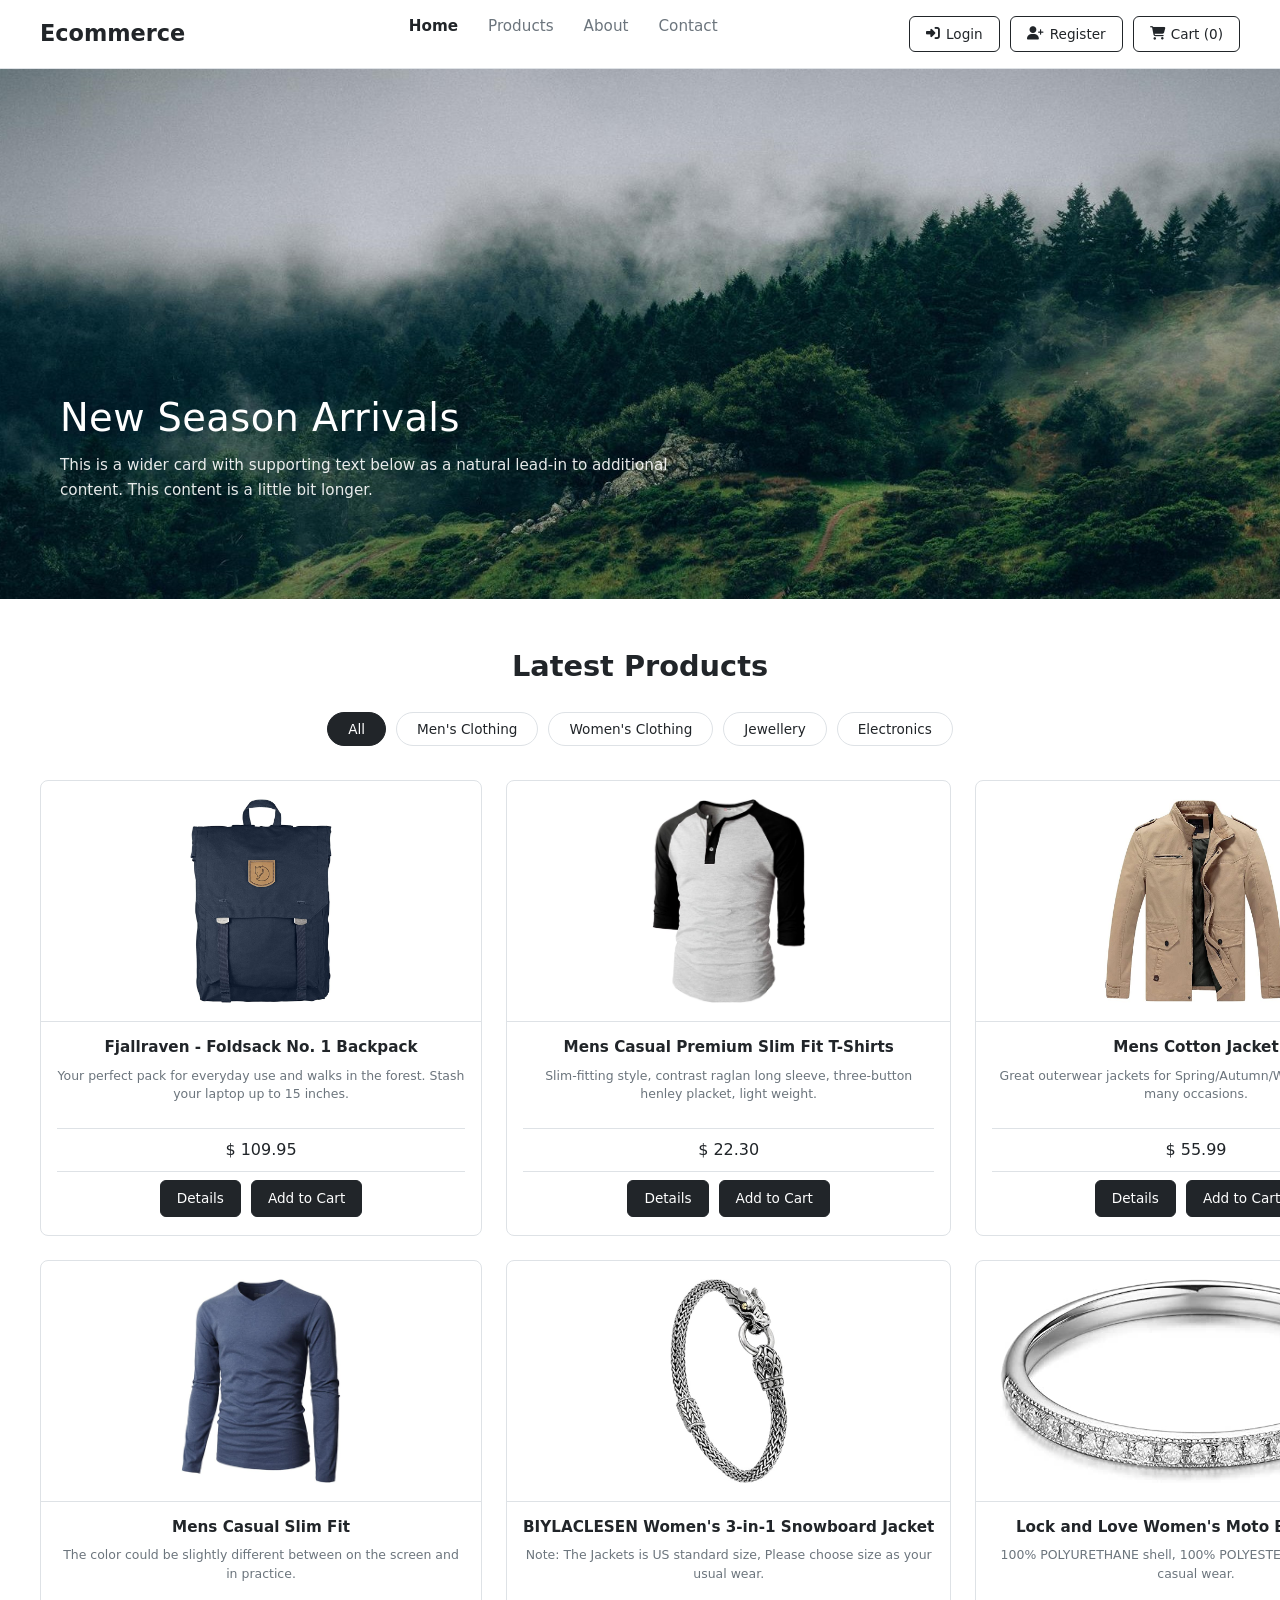
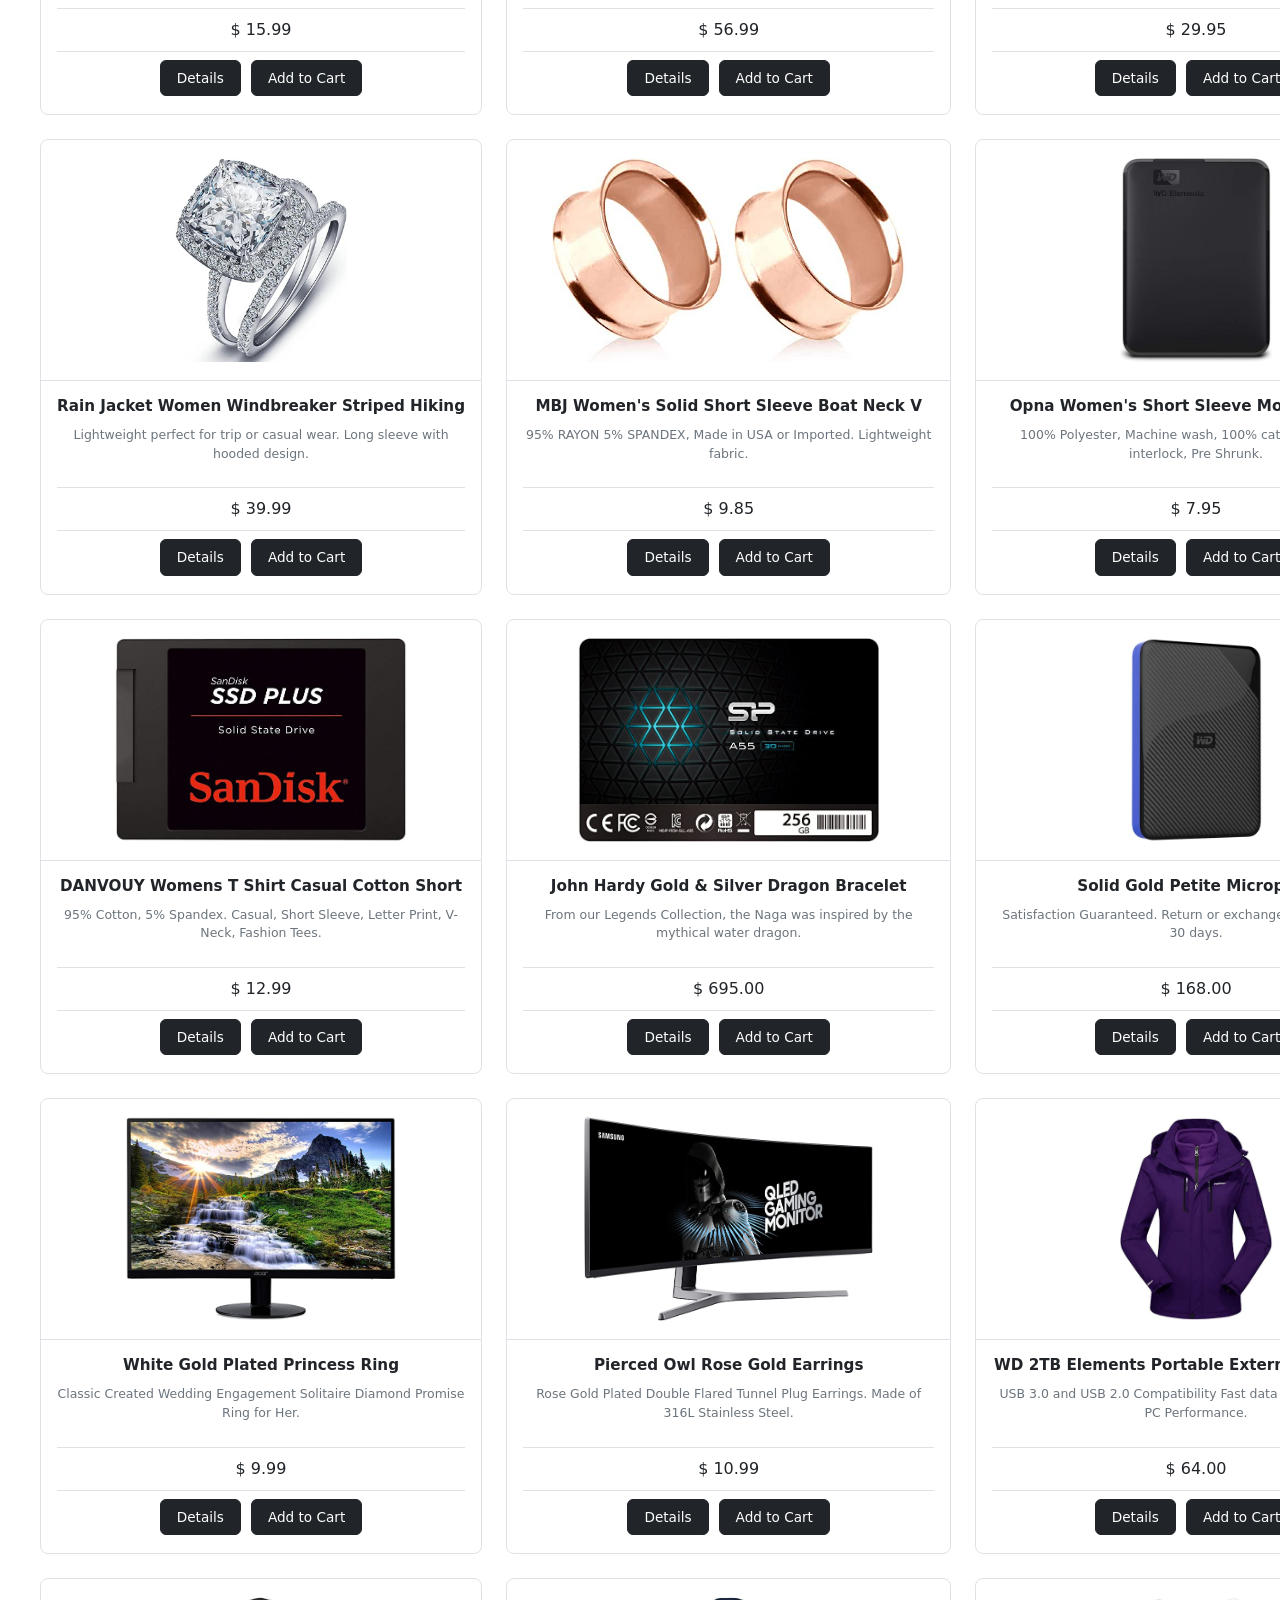
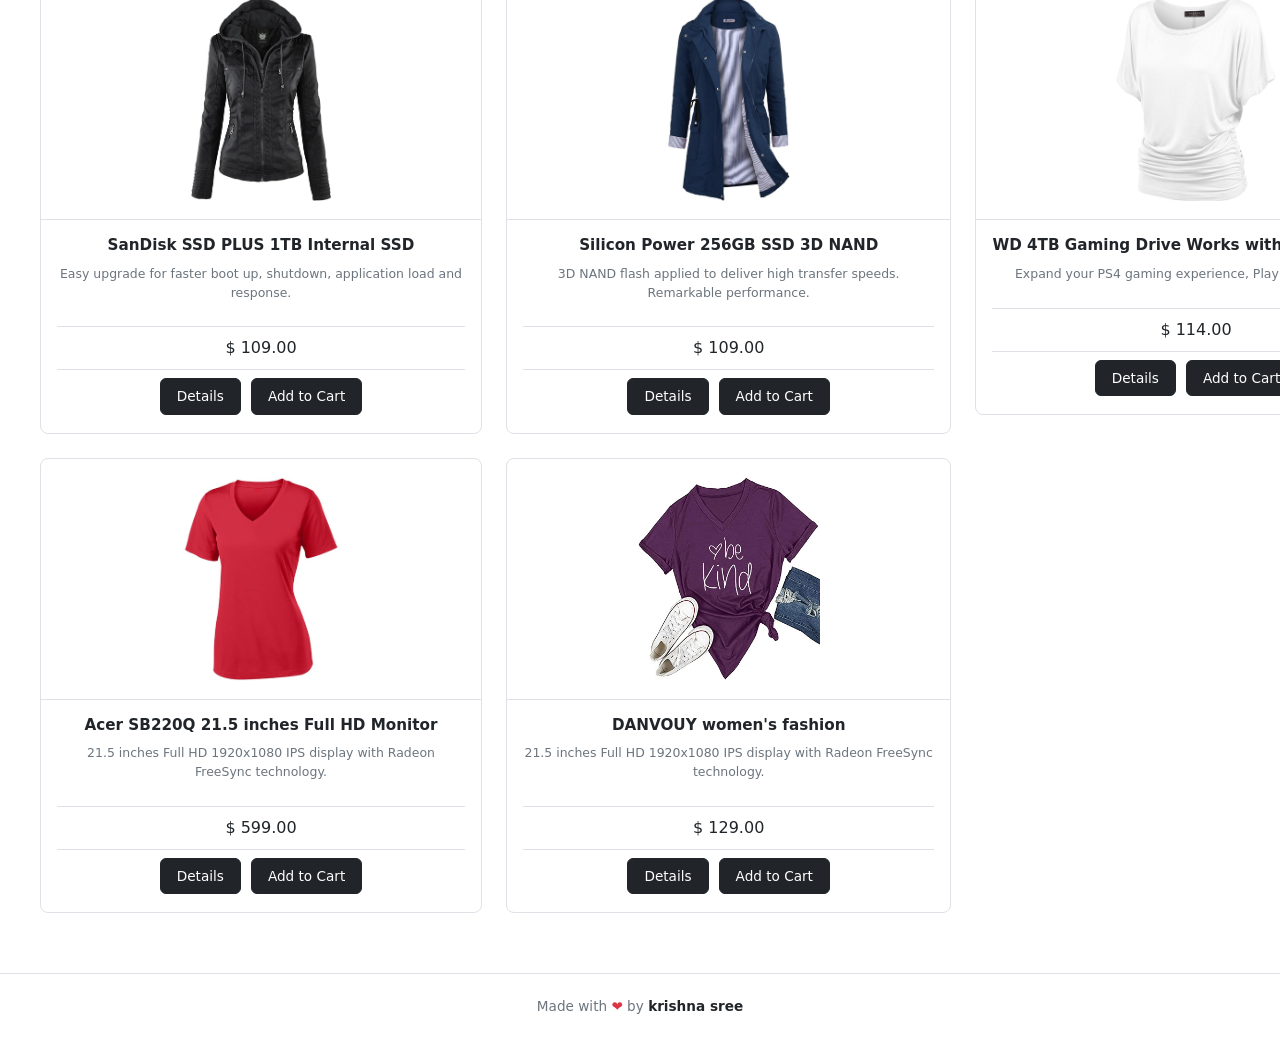
<file: index.html>
<!DOCTYPE html>
<html lang="en">

<head>
  <meta charset="UTF-8" />
  <meta name="viewport" content="width=device-width, initial-scale=1.0" />
  <title>Ecommerce - Home</title>
  <link href="https://cdn.jsdelivr.net/npm/bootstrap@5.3.0/dist/css/bootstrap.min.css" rel="stylesheet" />
  <link href="https://cdnjs.cloudflare.com/ajax/libs/font-awesome/6.5.0/css/all.min.css" rel="stylesheet" />
  <link href="css/style.css" rel="stylesheet" />
  <link href="css/home.css" rel="stylesheet" />
</head>

<body>

  <nav>
    <a class="nav-brand" href="index.html">Ecommerce</a>
    <ul class="nav-links">
      <li><a href="index.html" class="active">Home</a></li>
      <li><a href="products.html">Products</a></li>
      <li><a href="about.html">About</a></li>
      <li><a href="contact.html">Contact</a></li>
    </ul>
    <div class="nav-actions">
      <a href="login.html" class="btn btn-outline"><i class="fa fa-sign-in-alt"></i> Login</a>
      <a href="register.html" class="btn btn-outline"><i class="fa fa-user-plus"></i> Register</a>
      <a href="cart.html" class="btn btn-outline"><i class="fa fa-shopping-cart"></i> Cart (0)</a>
    </div>
  </nav>

  <main>

    <div class="hero">
      <img src="./images/main.png.jpg" alt="New Season Arrivals" />
      <div class="hero-text">
        <h1>New Season Arrivals</h1>
        <p>This is a wider card with supporting text below as a natural lead-in to additional content. This content is a
          little bit longer.</p>
      </div>
    </div>

    <div class="latest-section">
      <h2 class="section-heading">Latest Products</h2>

      <input type="radio" class="filter-radio" id="h-all" name="hcat" checked />
      <input type="radio" class="filter-radio" id="h-mens" name="hcat" />
      <input type="radio" class="filter-radio" id="h-womens" name="hcat" />
      <input type="radio" class="filter-radio" id="h-jewelery" name="hcat" />
      <input type="radio" class="filter-radio" id="h-electronics" name="hcat" />

      <div class="filter-tabs">
        <label for="h-all">All</label>
        <label for="h-mens">Men's Clothing</label>
        <label for="h-womens">Women's Clothing</label>
        <label for="h-jewelery">Jewellery</label>
        <label for="h-electronics">Electronics</label>
      </div>

      <div class="grid">

        <div class="card-wrap" data-cat="mens">
          <div class="product-card">
            <div class="img-wrap"><img src="./images/1.jpg" alt="Backpack" /></div>
            <div class="card-body">
              <div class="card-title">Fjallraven - Foldsack No. 1 Backpack</div>
              <p class="card-desc">Your perfect pack for everyday use and walks in the forest. Stash your laptop up to
                15 inches.</p>
              <div class="card-price">$ 109.95</div>
              <div class="card-actions">
                <a href="product-detail.html" class="btn btn-solid">Details</a>
                <a href="cart.html" class="btn btn-solid">Add to Cart</a>
              </div>
            </div>
          </div>
        </div>

        <div class="card-wrap" data-cat="mens">
          <div class="product-card">
            <div class="img-wrap"><img src="./images/2.jpg" alt="Mens T-Shirts" /></div>
            <div class="card-body">
              <div class="card-title">Mens Casual Premium Slim Fit T-Shirts</div>
              <p class="card-desc">Slim-fitting style, contrast raglan long sleeve, three-button henley placket, light
                weight.</p>
              <div class="card-price">$ 22.30</div>
              <div class="card-actions">
                <a href="product-detail.html" class="btn btn-solid">Details</a>
                <a href="cart.html" class="btn btn-solid">Add to Cart</a>
              </div>
            </div>
          </div>
        </div>

        <div class="card-wrap" data-cat="mens">
          <div class="product-card">
            <div class="img-wrap"><img src="./images/3.jpg" alt="Cotton Jacket" /></div>
            <div class="card-body">
              <div class="card-title">Mens Cotton Jacket</div>
              <p class="card-desc">Great outerwear jackets for Spring/Autumn/Winter, suitable for many occasions.</p>
              <div class="card-price">$ 55.99</div>
              <div class="card-actions">
                <a href="product-detail.html" class="btn btn-solid">Details</a>
                <a href="cart.html" class="btn btn-solid">Add to Cart</a>
              </div>
            </div>
          </div>
        </div>

        <div class="card-wrap" data-cat="mens">
          <div class="product-card">
            <div class="img-wrap"><img src="./images/4.jpg" alt="Mens Casual Slim" /></div>
            <div class="card-body">
              <div class="card-title">Mens Casual Slim Fit</div>
              <p class="card-desc">The color could be slightly different between on the screen and in practice.</p>
              <div class="card-price">$ 15.99</div>
              <div class="card-actions">
                <a href="product-detail.html" class="btn btn-solid">Details</a>
                <a href="cart.html" class="btn btn-solid">Add to Cart</a>
              </div>
            </div>
          </div>
        </div>

        <div class="card-wrap" data-cat="womens">
          <div class="product-card">
            <div class="img-wrap"><img src="./images/5.jpg" alt="Snowboard Jacket" /></div>
            <div class="card-body">
              <div class="card-title">BIYLACLESEN Women's 3-in-1 Snowboard Jacket</div>
              <p class="card-desc">Note: The Jackets is US standard size, Please choose size as your usual wear.</p>
              <div class="card-price">$ 56.99</div>
              <div class="card-actions">
                <a href="product-detail.html" class="btn btn-solid">Details</a>
                <a href="cart.html" class="btn btn-solid">Add to Cart</a>
              </div>
            </div>
          </div>
        </div>

        <div class="card-wrap" data-cat="womens">
          <div class="product-card">
            <div class="img-wrap"><img src="./images/6.jpg" alt="Moto Biker Jacket" /></div>
            <div class="card-body">
              <div class="card-title">Lock and Love Women's Moto Biker Jacket</div>
              <p class="card-desc">100% POLYURETHANE shell, 100% POLYESTER lining. Great for casual wear.</p>
              <div class="card-price">$ 29.95</div>
              <div class="card-actions">
                <a href="product-detail.html" class="btn btn-solid">Details</a>
                <a href="cart.html" class="btn btn-solid">Add to Cart</a>
              </div>
            </div>
          </div>
        </div>

        <div class="card-wrap" data-cat="womens">
          <div class="product-card">
            <div class="img-wrap"><img src="./images/7.jpg" alt="Rain Jacket" /></div>
            <div class="card-body">
              <div class="card-title">Rain Jacket Women Windbreaker Striped Hiking</div>
              <p class="card-desc">Lightweight perfect for trip or casual wear. Long sleeve with hooded design.</p>
              <div class="card-price">$ 39.99</div>
              <div class="card-actions">
                <a href="product-detail.html" class="btn btn-solid">Details</a>
                <a href="cart.html" class="btn btn-solid">Add to Cart</a>
              </div>
            </div>
          </div>
        </div>

        <div class="card-wrap" data-cat="womens">
          <div class="product-card">
            <div class="img-wrap"><img src="./images/8.jpg" alt="MBJ Women Shirt" /></div>
            <div class="card-body">
              <div class="card-title">MBJ Women's Solid Short Sleeve Boat Neck V</div>
              <p class="card-desc">95% RAYON 5% SPANDEX, Made in USA or Imported. Lightweight fabric.</p>
              <div class="card-price">$ 9.85</div>
              <div class="card-actions">
                <a href="product-detail.html" class="btn btn-solid">Details</a>
                <a href="cart.html" class="btn btn-solid">Add to Cart</a>
              </div>
            </div>
          </div>
        </div>

        <div class="card-wrap" data-cat="womens">
          <div class="product-card">
            <div class="img-wrap"><img src="./images/9.jpg" alt="Opna Women Shirt" /></div>
            <div class="card-body">
              <div class="card-title">Opna Women's Short Sleeve Moisture Tunic</div>
              <p class="card-desc">100% Polyester, Machine wash, 100% cationic polyester interlock, Pre Shrunk.</p>
              <div class="card-price">$ 7.95</div>
              <div class="card-actions">
                <a href="product-detail.html" class="btn btn-solid">Details</a>
                <a href="cart.html" class="btn btn-solid">Add to Cart</a>
              </div>
            </div>
          </div>
        </div>

        <div class="card-wrap" data-cat="womens">
          <div class="product-card">
            <div class="img-wrap"><img src="./images/10.jpg" alt="DANVOUY T Shirt" /></div>
            <div class="card-body">
              <div class="card-title">DANVOUY Womens T Shirt Casual Cotton Short</div>
              <p class="card-desc">95% Cotton, 5% Spandex. Casual, Short Sleeve, Letter Print, V-Neck, Fashion Tees.</p>
              <div class="card-price">$ 12.99</div>
              <div class="card-actions">
                <a href="product-detail.html" class="btn btn-solid">Details</a>
                <a href="cart.html" class="btn btn-solid">Add to Cart</a>
              </div>
            </div>
          </div>
        </div>

        <div class="card-wrap" data-cat="jewelery">
          <div class="product-card">
            <div class="img-wrap"><img src="./images/11.jpg" alt="Dragon Bracelet" /></div>
            <div class="card-body">
              <div class="card-title">John Hardy Gold &amp; Silver Dragon Bracelet</div>
              <p class="card-desc">From our Legends Collection, the Naga was inspired by the mythical water dragon.</p>
              <div class="card-price">$ 695.00</div>
              <div class="card-actions">
                <a href="product-detail.html" class="btn btn-solid">Details</a>
                <a href="cart.html" class="btn btn-solid">Add to Cart</a>
              </div>
            </div>
          </div>
        </div>

        <div class="card-wrap" data-cat="jewelery">
          <div class="product-card">
            <div class="img-wrap"><img src="./images/12.jpg" alt="Solid Gold Micropave" /></div>
            <div class="card-body">
              <div class="card-title">Solid Gold Petite Micropave</div>
              <p class="card-desc">Satisfaction Guaranteed. Return or exchange any order within 30 days.</p>
              <div class="card-price">$ 168.00</div>
              <div class="card-actions">
                <a href="product-detail.html" class="btn btn-solid">Details</a>
                <a href="cart.html" class="btn btn-solid">Add to Cart</a>
              </div>
            </div>
          </div>
        </div>

        <div class="card-wrap" data-cat="jewelery">
          <div class="product-card">
            <div class="img-wrap"><img src="./images/13.jpg" alt="White Gold Princess" /></div>
            <div class="card-body">
              <div class="card-title">White Gold Plated Princess Ring</div>
              <p class="card-desc">Classic Created Wedding Engagement Solitaire Diamond Promise Ring for Her.</p>
              <div class="card-price">$ 9.99</div>
              <div class="card-actions">
                <a href="product-detail.html" class="btn btn-solid">Details</a>
                <a href="cart.html" class="btn btn-solid">Add to Cart</a>
              </div>
            </div>
          </div>
        </div>

        <div class="card-wrap" data-cat="jewelery">
          <div class="product-card">
            <div class="img-wrap"><img src="./images/14.jpg" alt="Rose Gold Earrings" /></div>
            <div class="card-body">
              <div class="card-title">Pierced Owl Rose Gold Earrings</div>
              <p class="card-desc">Rose Gold Plated Double Flared Tunnel Plug Earrings. Made of 316L Stainless Steel.
              </p>
              <div class="card-price">$ 10.99</div>
              <div class="card-actions">
                <a href="product-detail.html" class="btn btn-solid">Details</a>
                <a href="cart.html" class="btn btn-solid">Add to Cart</a>
              </div>
            </div>
          </div>
        </div>

        <div class="card-wrap" data-cat="electronics">
          <div class="product-card">
            <div class="img-wrap"><img src="./images/15.jpg" alt="WD 2TB" />
            </div>
            <div class="card-body">
              <div class="card-title">WD 2TB Elements Portable External Hard Drive</div>
              <p class="card-desc">USB 3.0 and USB 2.0 Compatibility Fast data transfers Improve PC Performance.</p>
              <div class="card-price">$ 64.00</div>
              <div class="card-actions">
                <a href="product-detail.html" class="btn btn-solid">Details</a>
                <a href="cart.html" class="btn btn-solid">Add to Cart</a>
              </div>
            </div>
          </div>
        </div>

        <div class="card-wrap" data-cat="electronics">
          <div class="product-card">
            <div class="img-wrap"><img src="./images/16.jpg" alt="SanDisk SSD" /></div>
            <div class="card-body">
              <div class="card-title">SanDisk SSD PLUS 1TB Internal SSD</div>
              <p class="card-desc">Easy upgrade for faster boot up, shutdown, application load and response.</p>
              <div class="card-price">$ 109.00</div>
              <div class="card-actions">
                <a href="product-detail.html" class="btn btn-solid">Details</a>
                <a href="cart.html" class="btn btn-solid">Add to Cart</a>
              </div>
            </div>
          </div>
        </div>

        <div class="card-wrap" data-cat="electronics">
          <div class="product-card">
            <div class="img-wrap"><img src="./images/17.jpg" alt="Silicon Power SSD" /></div>
            <div class="card-body">
              <div class="card-title">Silicon Power 256GB SSD 3D NAND</div>
              <p class="card-desc">3D NAND flash applied to deliver high transfer speeds. Remarkable performance.</p>
              <div class="card-price">$ 109.00</div>
              <div class="card-actions">
                <a href="product-detail.html" class="btn btn-solid">Details</a>
                <a href="cart.html" class="btn btn-solid">Add to Cart</a>
              </div>
            </div>
          </div>
        </div>

        <div class="card-wrap" data-cat="electronics">
          <div class="product-card">
            <div class="img-wrap"><img src="./images/18.jpg" alt="WD 4TB Gaming" /></div>
            <div class="card-body">
              <div class="card-title">WD 4TB Gaming Drive Works with Playstation 4</div>
              <p class="card-desc">Expand your PS4 gaming experience, Play anywhere Fast.</p>
              <div class="card-price">$ 114.00</div>
              <div class="card-actions">
                <a href="product-detail.html" class="btn btn-solid">Details</a>
                <a href="cart.html" class="btn btn-solid">Add to Cart</a>
              </div>
            </div>
          </div>
        </div>

        <div class="card-wrap" data-cat="electronics">
          <div class="product-card">
            <div class="img-wrap"><img src="./images/19.jpg" alt="Acer Monitor" /></div>
            <div class="card-body">
              <div class="card-title">Acer SB220Q 21.5 inches Full HD Monitor</div>
              <p class="card-desc">21.5 inches Full HD 1920x1080 IPS display with Radeon FreeSync technology.</p>
              <div class="card-price">$ 599.00</div>
              <div class="card-actions">
                <a href="product-detail.html" class="btn btn-solid">Details</a>
                <a href="cart.html" class="btn btn-solid">Add to Cart</a>
              </div>
            </div>
          </div>
        </div>
        <div class="card-wrap" data-cat="electronics">
          <div class="product-card">
            <div class="img-wrap"><img src="./images/20.jpg" alt="Acer Monitor" /></div>
            <div class="card-body">
              <div class="card-title">DANVOUY women's fashion</div>
              <p class="card-desc">21.5 inches Full HD 1920x1080 IPS display with Radeon FreeSync technology.</p>
              <div class="card-price">$ 129.00</div>
              <div class="card-actions">
                <a href="product-detail.html" class="btn btn-solid">Details</a>
                <a href="cart.html" class="btn btn-solid">Add to Cart</a>
              </div>
            </div>
          </div>
        </div>

      </div>
    </div>

  </main>

  <footer>
    Made with <span style="color:#dc3545;">&#10084;</span> by <a href="#">krishna sree</a>
  </footer>

</body>

</html>
</file>
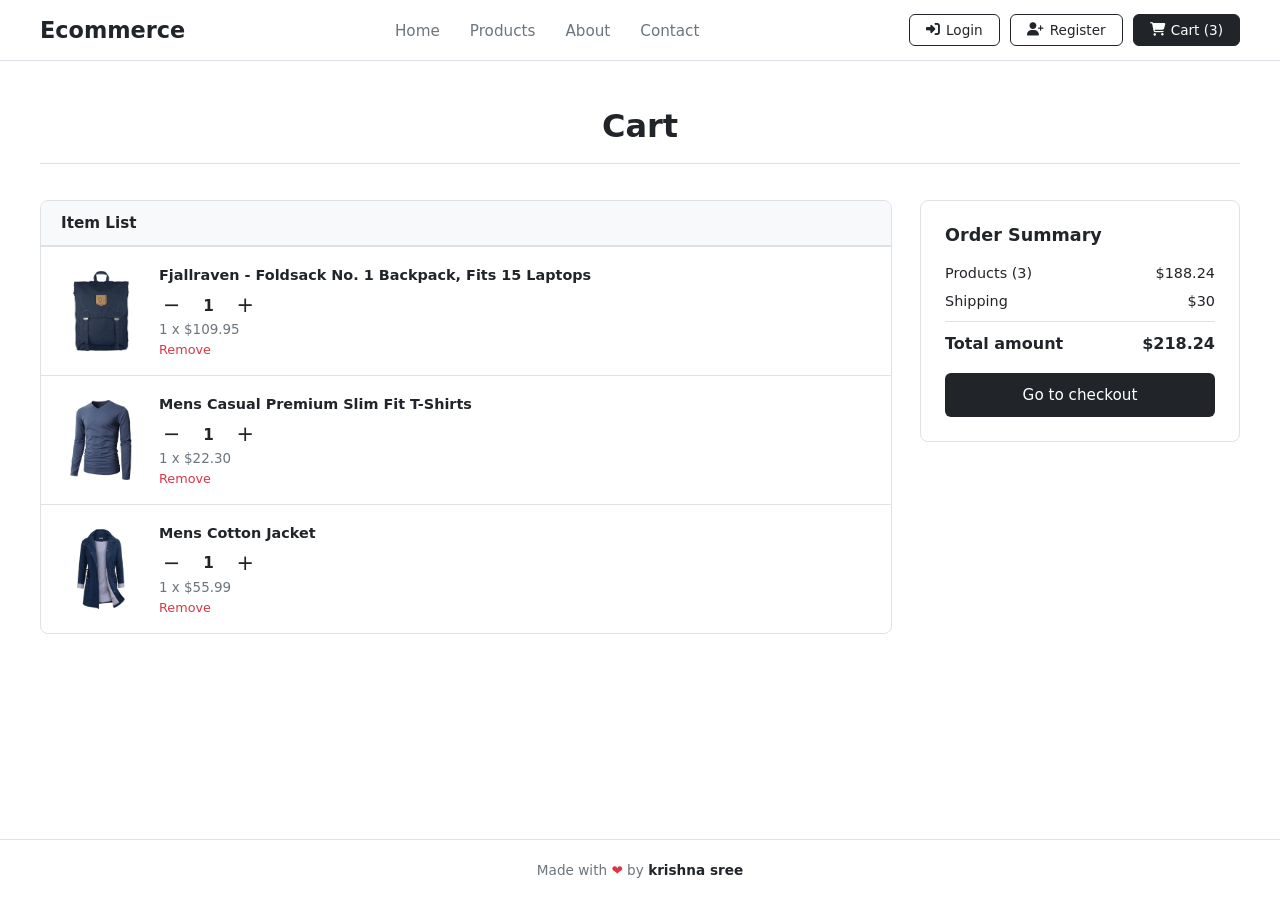
<file: cart.html>
<!DOCTYPE html>
<html lang="en">

<head>
  <meta charset="UTF-8" />
  <meta name="viewport" content="width=device-width, initial-scale=1.0" />
  <title>Ecommerce - Cart</title>
  <link href="https://cdnjs.cloudflare.com/ajax/libs/font-awesome/6.5.0/css/all.min.css" rel="stylesheet" />
  <link href="css/style.css" rel="stylesheet" />
  <link href="css/cart.css" rel="stylesheet" />
</head>

<body>

  <nav>
    <a class="nav-brand" href="index.html">Ecommerce</a>
    <ul class="nav-links">
      <li><a href="index.html">Home</a></li>
      <li><a href="products.html">Products</a></li>
      <li><a href="about.html">About</a></li>
      <li><a href="contact.html">Contact</a></li>
    </ul>
    <div class="nav-actions">
      <a href="login.html" class="btn btn-outline"><i class="fa fa-sign-in-alt"></i> Login</a>
      <a href="register.html" class="btn btn-outline"><i class="fa fa-user-plus"></i> Register</a>
      <a href="cart.html" class="btn btn-solid"><i class="fa fa-shopping-cart"></i> Cart (3)</a>
    </div>
  </nav>

  <main>
    <div class="cart-section">

      <h1>Cart</h1>
      <hr />

      <div class="cart-layout">

        <div class="cart-box">
          <div class="cart-box-header">Item List</div>

          <div id="cartItemsList">

            <div class="cart-item" id="item-1">
              <img src="images/1.jpg" alt="Backpack" />
              <div class="cart-item-info">
                <h5>Fjallraven - Foldsack No. 1 Backpack, Fits 15 Laptops</h5>
                <div class="qty-row">
                  <button class="qty-btn" onclick="changeQty('item-1', -1)">&#8722;</button>
                  <span class="qty-num" id="qty-1">1</span>
                  <button class="qty-btn" onclick="changeQty('item-1', 1)">&#43;</button>
                </div>
                <div class="item-sub" id="sub-1">1 x $109.95</div>
                <button class="remove-btn" onclick="removeItem('item-1')">Remove</button>
              </div>
            </div>

            <div class="cart-item" id="item-2">
              <img src="images/4.jpg" alt="T-Shirts" />
              <div class="cart-item-info">
                <h5>Mens Casual Premium Slim Fit T-Shirts</h5>
                <div class="qty-row">
                  <button class="qty-btn" onclick="changeQty('item-2', -1)">&#8722;</button>
                  <span class="qty-num" id="qty-2">1</span>
                  <button class="qty-btn" onclick="changeQty('item-2', 1)">&#43;</button>
                </div>
                <div class="item-sub" id="sub-2">1 x $22.30</div>
                <button class="remove-btn" onclick="removeItem('item-2')">Remove</button>
              </div>
            </div>

            <div class="cart-item" id="item-3">
              <img src="images/17.jpg" alt="Cotton Jacket" />
              <div class="cart-item-info">
                <h5>Mens Cotton Jacket</h5>
                <div class="qty-row">
                  <button class="qty-btn" onclick="changeQty('item-3', -1)">&#8722;</button>
                  <span class="qty-num" id="qty-3">1</span>
                  <button class="qty-btn" onclick="changeQty('item-3', 1)">&#43;</button>
                </div>
                <div class="item-sub" id="sub-3">1 x $55.99</div>
                <button class="remove-btn" onclick="removeItem('item-3')">Remove</button>
              </div>
            </div>

          </div>
        </div>

        <div class="summary-box">
          <h3>Order Summary</h3>

          <div class="summary-row">
            <span>Products (<span id="summaryCount">3</span>)</span>
            <span id="summaryProducts">$188.24</span>
          </div>

          <div class="summary-row">
            <span>Shipping</span>
            <span id="summaryShipping">$30</span>
          </div>

          <div class="summary-row total">
            <span>Total amount</span>
            <span id="summaryTotal">$218.24</span>
          </div>

          <button class="checkout-btn" onclick="doCheckout()">Go to checkout</button>
        </div>

      </div>
    </div>
  </main>

  <footer>
    Made with <span style="color:#dc3545;">&#10084;</span> by <a href="#">krishna sree</a>
  </footer>

  <script src="js/cart.js"></script>
</body>

</html>
</file>
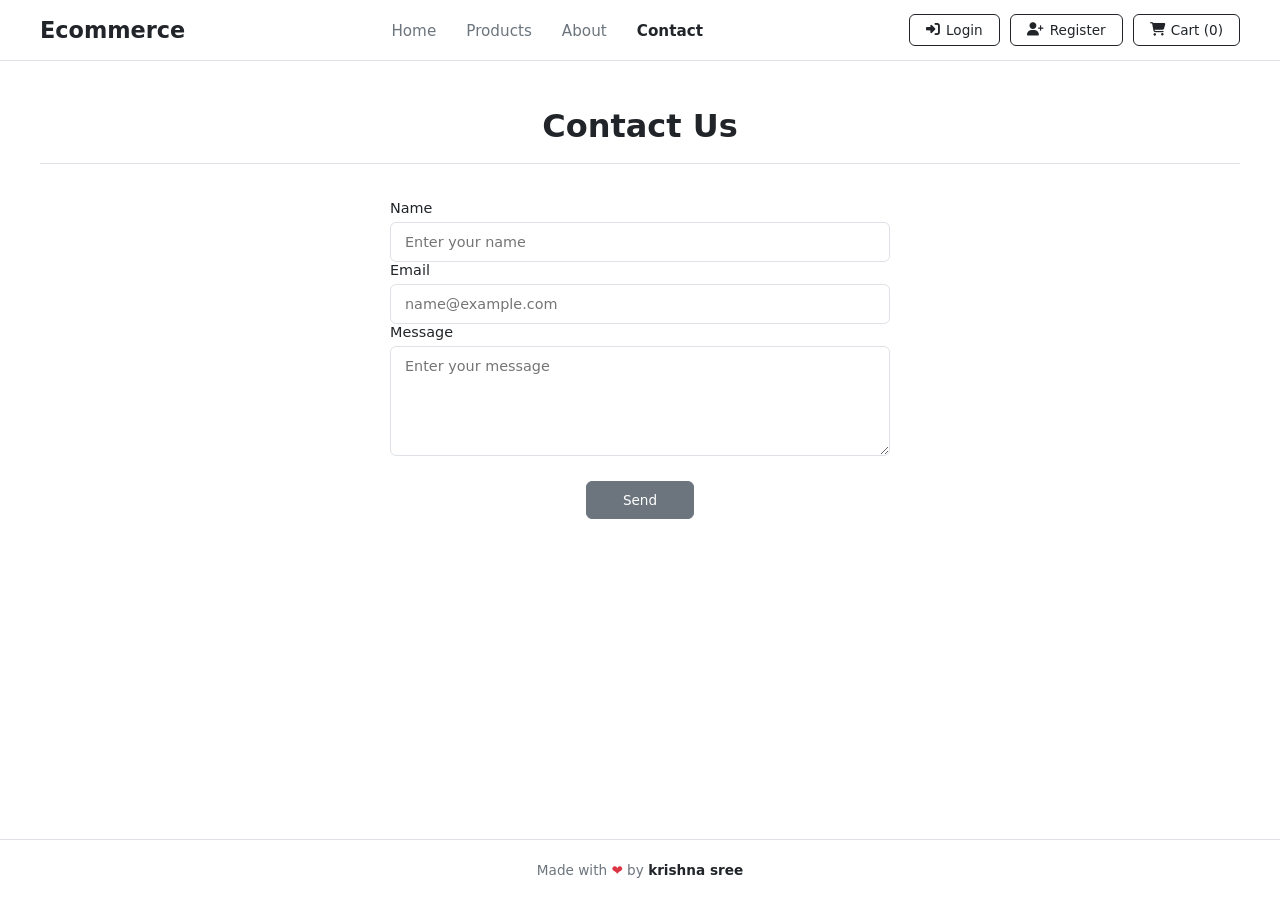
<file: contact.html>
<!DOCTYPE html>
<html lang="en">

<head>
  <meta charset="UTF-8" />
  <meta name="viewport" content="width=device-width, initial-scale=1.0" />
  <title>Ecommerce - Contact</title>
  <link href="https://cdnjs.cloudflare.com/ajax/libs/font-awesome/6.5.0/css/all.min.css" rel="stylesheet" />
  <link href="css/style.css" rel="stylesheet" />
  <link href="css/contact.css" rel="stylesheet" />
</head>

<body>

  <nav>
    <a class="nav-brand" href="index.html">Ecommerce</a>
    <ul class="nav-links">
      <li><a href="index.html">Home</a></li>
      <li><a href="products.html">Products</a></li>
      <li><a href="about.html">About</a></li>
      <li><a href="contact.html" class="active">Contact</a></li>
    </ul>
    <div class="nav-actions">
      <a href="login.html" class="btn btn-outline"><i class="fa fa-sign-in-alt"></i> Login</a>
      <a href="register.html" class="btn btn-outline"><i class="fa fa-user-plus"></i> Register</a>
      <a href="cart.html" class="btn btn-outline"><i class="fa fa-shopping-cart"></i> Cart (0)</a>
    </div>
  </nav>

  <main>
    <div class="contact-section">

      <h1>Contact Us</h1>
      <hr />

      <div class="form-wrap">
        <form action="#" method="post">

          <div class="form-group">
            <label for="name">Name</label>
            <input type="text" id="name" name="name" placeholder="Enter your name" required />
          </div>

          <div class="form-group">
            <label for="email">Email</label>
            <input type="email" id="email" name="email" placeholder="name@example.com" required />
          </div>

          <div class="form-group">
            <label for="message">Message</label>
            <textarea id="message" name="message" placeholder="Enter your message" required></textarea>
          </div>

          <div class="form-submit">
            <button type="submit" class="btn btn-grey" style="padding: 10px 36px;">Send</button>
          </div>

        </form>
      </div>

    </div>
  </main>

  <footer>
    Made with <span style="color:#dc3545;">&#10084;</span> by <a href="#">krishna sree</a>
  </footer>

</body>

</html>
</file>
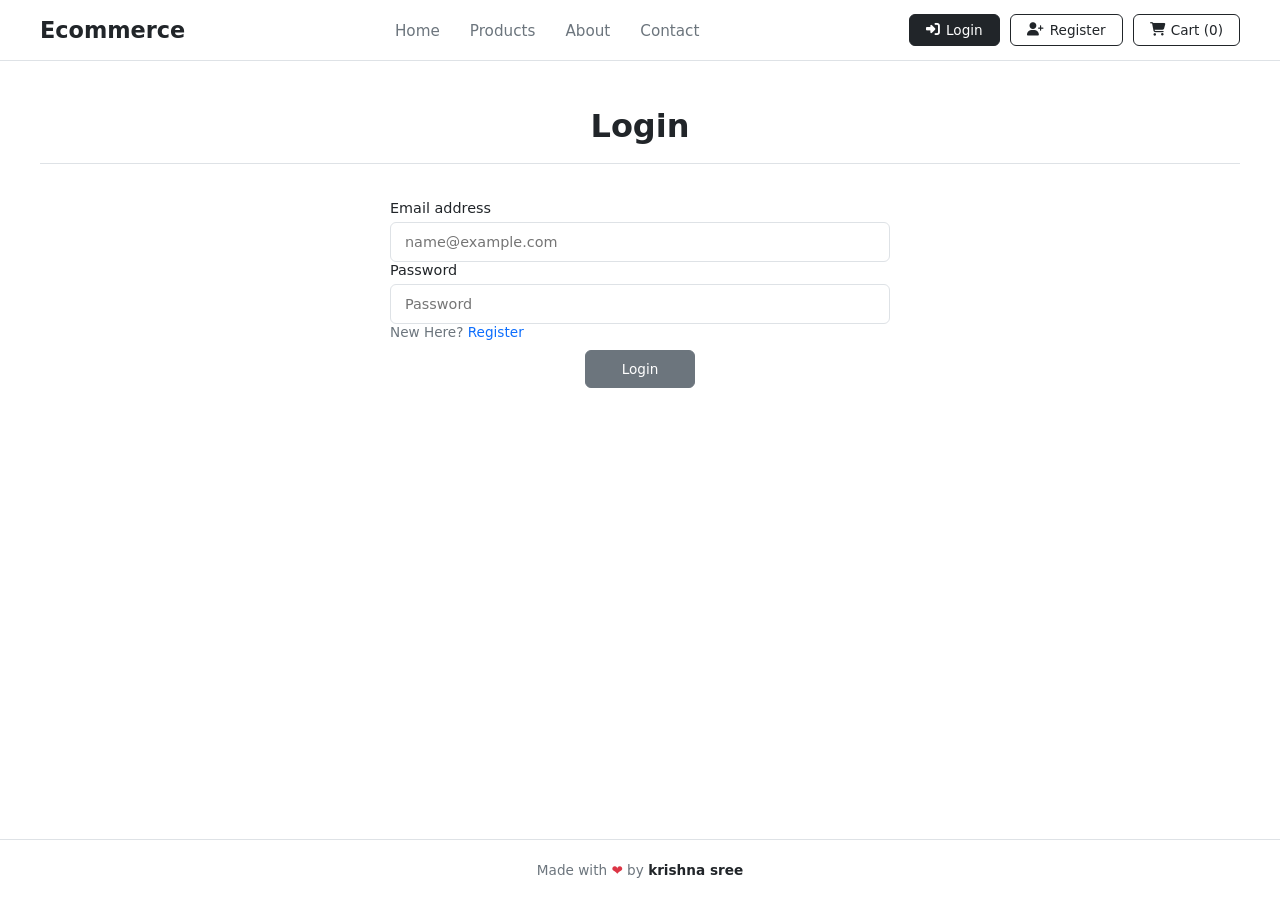
<file: login.html>
<!DOCTYPE html>
<html lang="en">

<head>
  <meta charset="UTF-8" />
  <meta name="viewport" content="width=device-width, initial-scale=1.0" />
  <title>Ecommerce - Login</title>
  <link href="https://cdnjs.cloudflare.com/ajax/libs/font-awesome/6.5.0/css/all.min.css" rel="stylesheet" />
  <link href="css/style.css" rel="stylesheet" />
  <link href="css/auth.css" rel="stylesheet" />
</head>

<body>

  <nav>
    <a class="nav-brand" href="index.html">Ecommerce</a>
    <ul class="nav-links">
      <li><a href="index.html">Home</a></li>
      <li><a href="products.html">Products</a></li>
      <li><a href="about.html">About</a></li>
      <li><a href="contact.html">Contact</a></li>
    </ul>
    <div class="nav-actions">
      <a href="login.html" class="btn btn-solid"><i class="fa fa-sign-in-alt"></i> Login</a>
      <a href="register.html" class="btn btn-outline"><i class="fa fa-user-plus"></i> Register</a>
      <a href="cart.html" class="btn btn-outline"><i class="fa fa-shopping-cart"></i> Cart (0)</a>
    </div>
  </nav>

  <main>
    <div class="auth-section">

      <h1>Login</h1>
      <hr />

      <div class="form-wrap">
        <form action="index.html" method="get">

          <div class="form-group">
            <label for="email">Email address</label>
            <input type="email" id="email" name="email" placeholder="name@example.com" required />
          </div>

          <div class="form-group">
            <label for="password">Password</label>
            <input type="password" id="password" name="password" placeholder="Password" required />
          </div>

          <div class="auth-link">
            New Here? <a href="register.html">Register</a>
          </div>

          <div class="form-submit">
            <button type="submit" class="btn btn-grey" style="padding: 10px 36px;">Login</button>
          </div>

        </form>
      </div>

    </div>
  </main>

  <footer>
    Made with <span style="color:#dc3545;">&#10084;</span> by <a href="#">krishna sree</a>
  </footer>

</body>

</html>
</file>
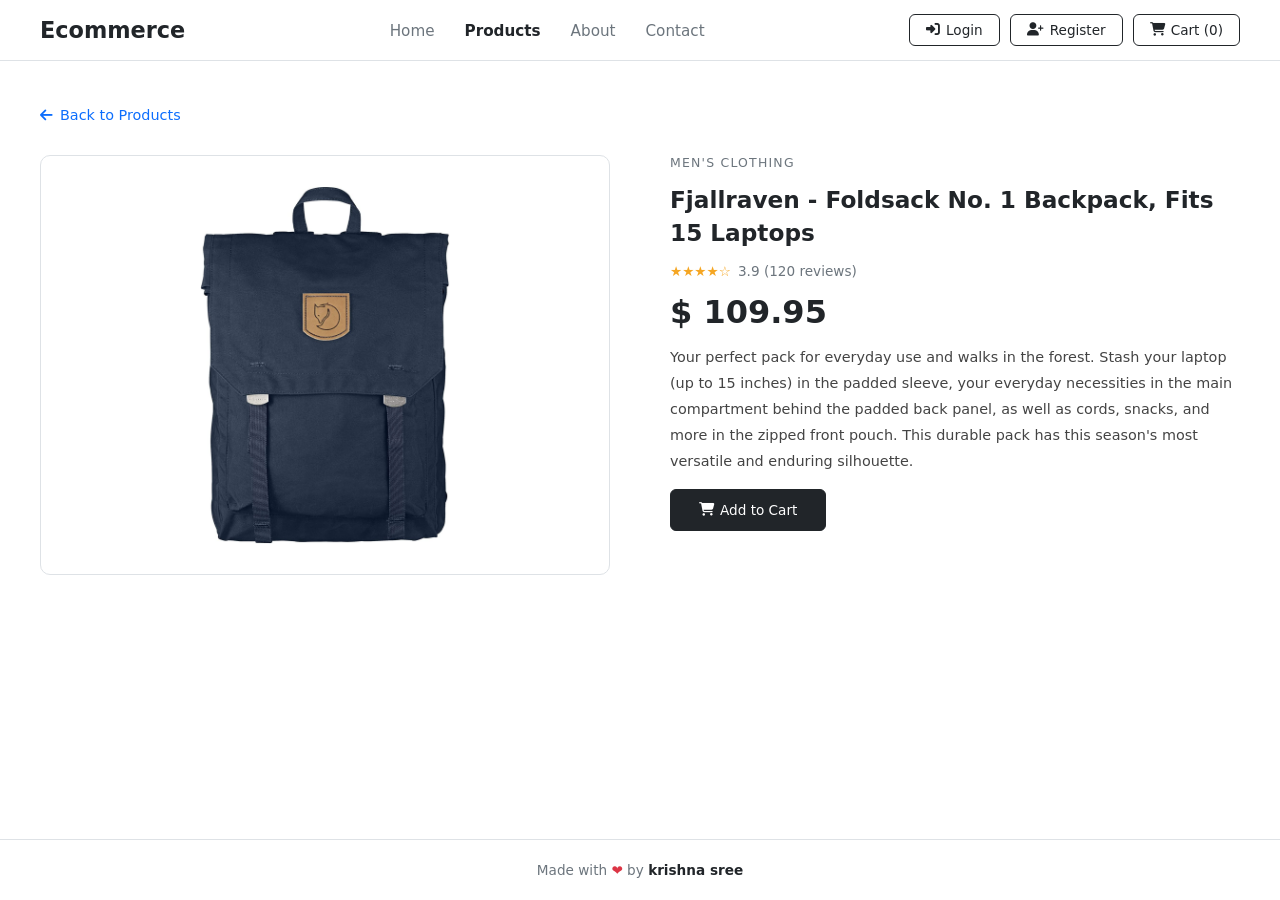
<file: product-detail.html>
<!DOCTYPE html>
<html lang="en">

<head>
  <meta charset="UTF-8" />
  <meta name="viewport" content="width=device-width, initial-scale=1.0" />
  <title>Ecommerce - Product Detail</title>
  <link href="https://cdnjs.cloudflare.com/ajax/libs/font-awesome/6.5.0/css/all.min.css" rel="stylesheet" />
  <link href="css/style.css" rel="stylesheet" />
  <link href="css/product-detail.css" rel="stylesheet" />
</head>

<body>

  <nav>
    <a class="nav-brand" href="index.html">Ecommerce</a>
    <ul class="nav-links">
      <li><a href="index.html">Home</a></li>
      <li><a href="products.html" class="active">Products</a></li>
      <li><a href="about.html">About</a></li>
      <li><a href="contact.html">Contact</a></li>
    </ul>
    <div class="nav-actions">
      <a href="login.html" class="btn btn-outline"><i class="fa fa-sign-in-alt"></i> Login</a>
      <a href="register.html" class="btn btn-outline"><i class="fa fa-user-plus"></i> Register</a>
      <a href="cart.html" class="btn btn-outline"><i class="fa fa-shopping-cart"></i> Cart (0)</a>
    </div>
  </nav>

  <main>
    <div class="detail-section">

      <a href="products.html" class="detail-back">
        <i class="fa fa-arrow-left"></i> Back to Products
      </a>
      <div class="detail-layout">
        <div class="detail-img-wrap">
          <img src="./images/1.jpg" alt="Fjallraven Backpack" />
        </div>

        <div class="detail-info">
          <div class="detail-cat">men's clothing</div>
          <h2 class="detail-title">Fjallraven - Foldsack No. 1 Backpack, Fits 15 Laptops</h2>
          <div class="detail-rating">
            <span class="stars">&#9733;&#9733;&#9733;&#9733;&#9734;</span>
            <span>3.9 (120 reviews)</span>
          </div>
          <div class="detail-price">$ 109.95</div>
          <p class="detail-desc">
            Your perfect pack for everyday use and walks in the forest. Stash your laptop (up to 15 inches) in the
            padded sleeve, your everyday necessities in the main compartment behind the padded back panel, as well as
            cords, snacks, and more in the zipped front pouch. This durable pack has this season's most versatile and
            enduring silhouette.
          </p>
          <a href="cart.html" class="btn btn-solid" style="align-self:flex-start; padding: 12px 28px;">
            <i class="fa fa-shopping-cart"></i> Add to Cart
          </a>
        </div>

      </div>
    </div>
  </main>

  <footer>
    Made with <span style="color:#dc3545;">&#10084;</span> by <a href="#">krishna sree</a>
  </footer>

</body>

</html>
</file>
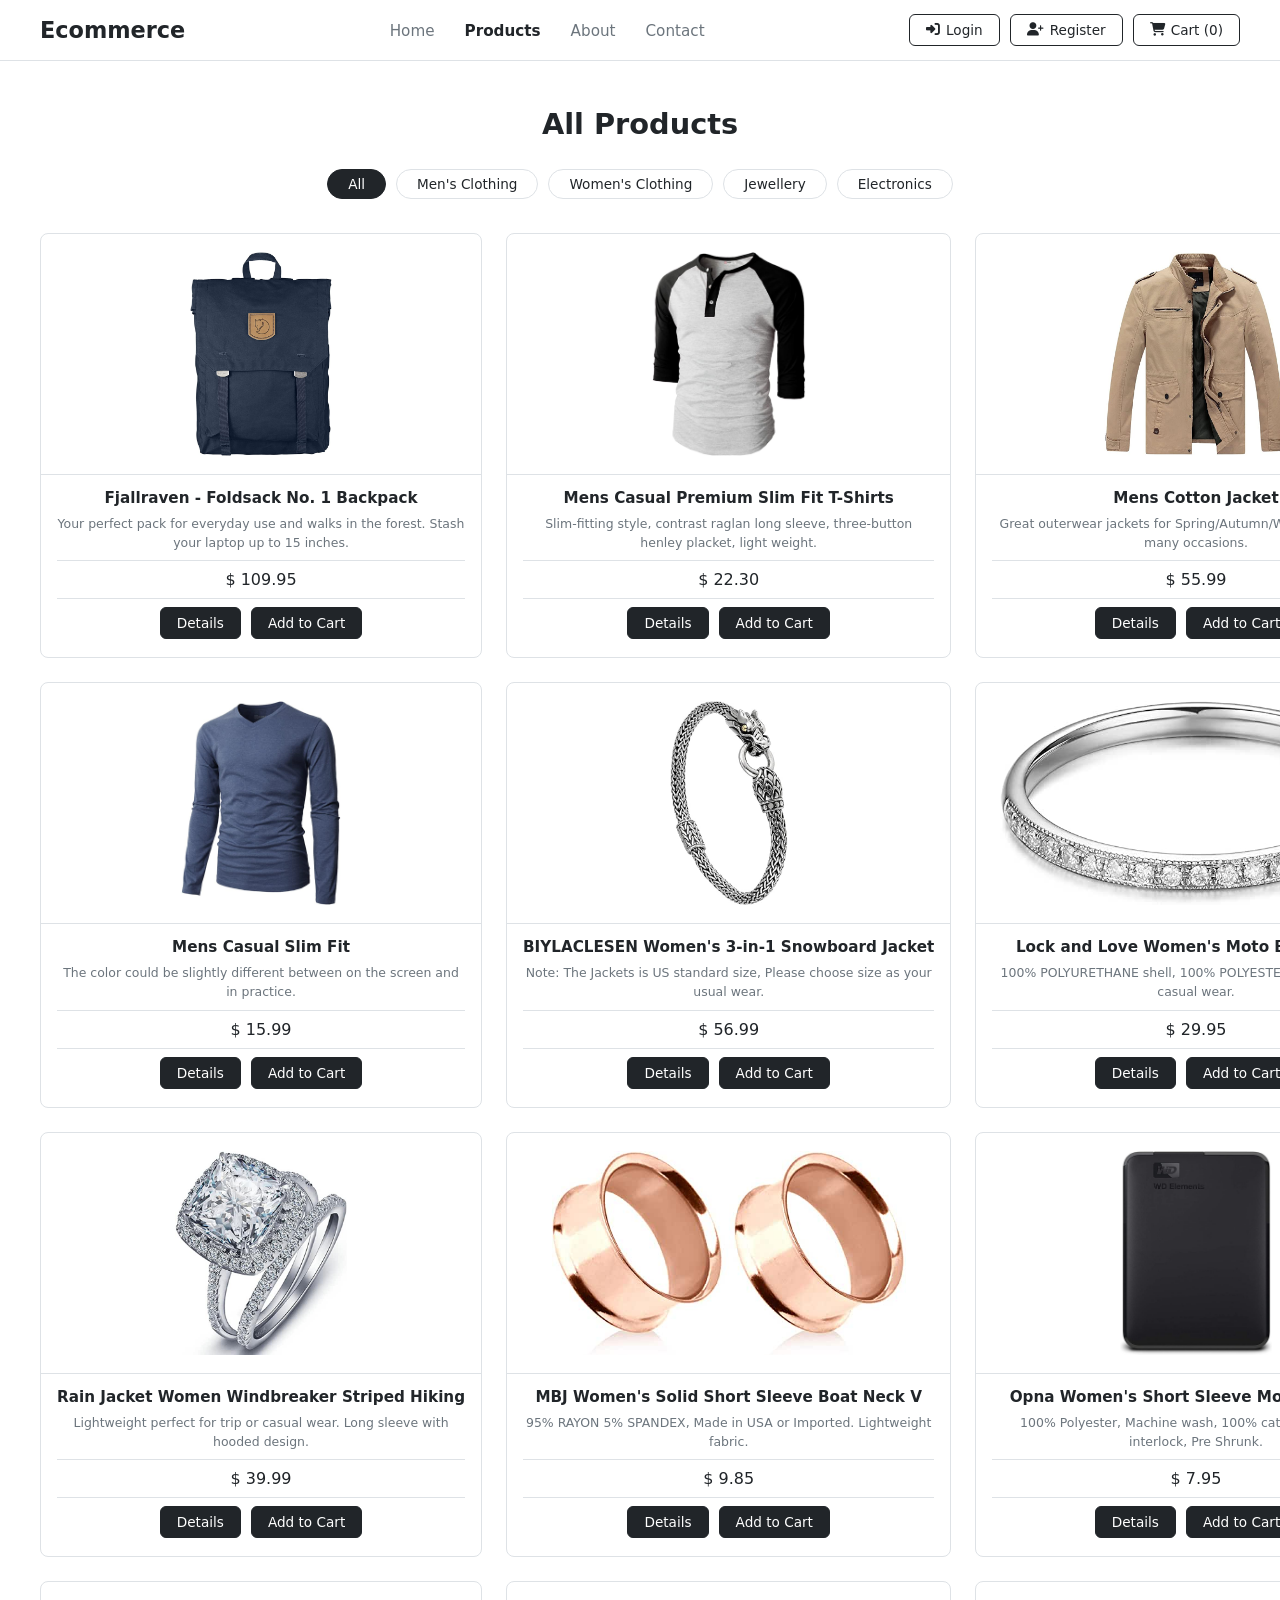
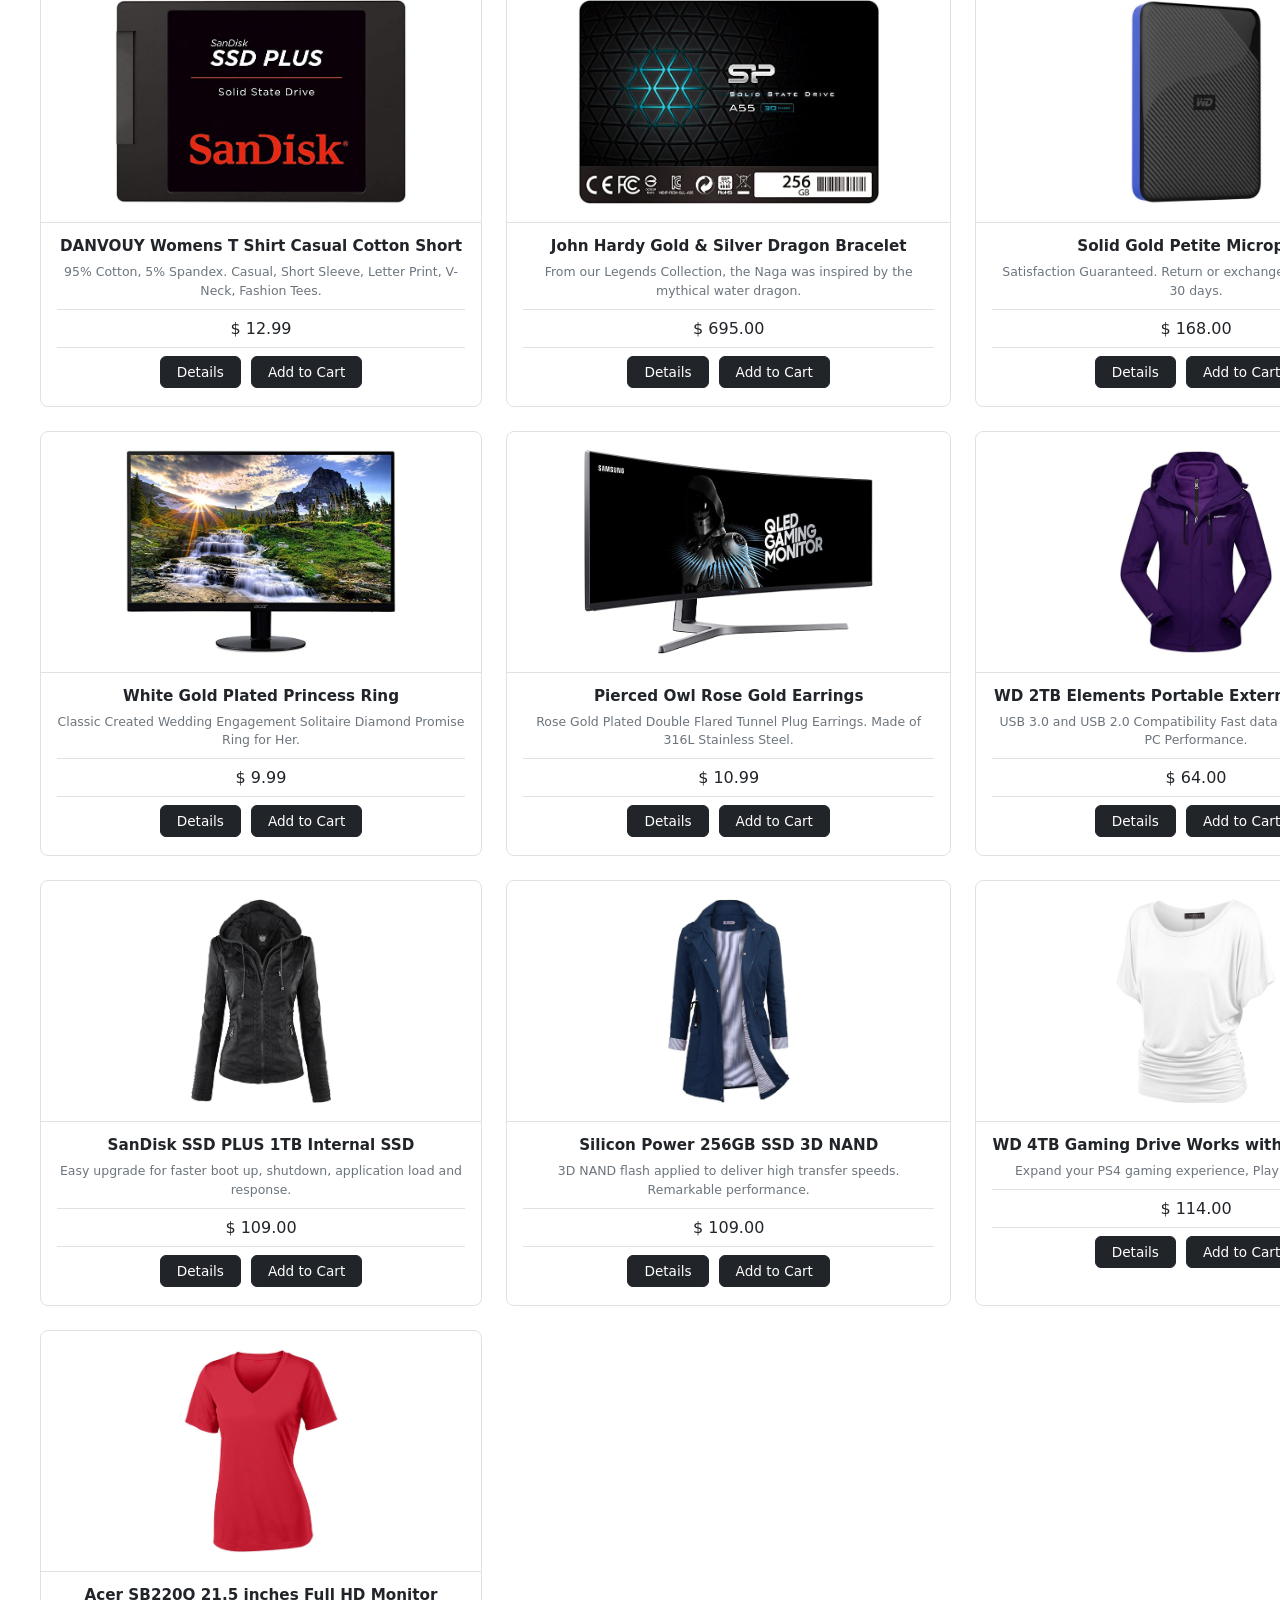
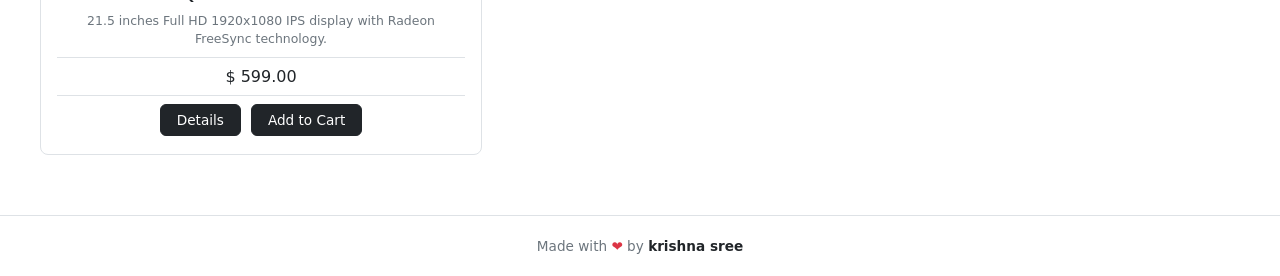
<file: products.html>
<!DOCTYPE html>
<html lang="en">

<head>
  <meta charset="UTF-8" />
  <meta name="viewport" content="width=device-width, initial-scale=1.0" />
  <title>Ecommerce - Products</title>
  <link href="https://cdnjs.cloudflare.com/ajax/libs/font-awesome/6.5.0/css/all.min.css" rel="stylesheet" />
  <link href="css/style.css" rel="stylesheet" />
  <link href="css/products.css" rel="stylesheet" />
</head>

<body>

  <nav>
    <a class="nav-brand" href="index.html">Ecommerce</a>
    <ul class="nav-links">
      <li><a href="index.html">Home</a></li>
      <li><a href="products.html" class="active">Products</a></li>
      <li><a href="about.html">About</a></li>
      <li><a href="contact.html">Contact</a></li>
    </ul>
    <div class="nav-actions">
      <a href="login.html" class="btn btn-outline"><i class="fa fa-sign-in-alt"></i> Login</a>
      <a href="register.html" class="btn btn-outline"><i class="fa fa-user-plus"></i> Register</a>
      <a href="cart.html" class="btn btn-outline"><i class="fa fa-shopping-cart"></i> Cart (0)</a>
    </div>
  </nav>

  <main>
    <div class="products-section">

      <h2 class="section-heading">All Products</h2>

      <input type="radio" class="filter-radio" id="p-all" name="pcat" checked />
      <input type="radio" class="filter-radio" id="p-mens" name="pcat" />
      <input type="radio" class="filter-radio" id="p-womens" name="pcat" />
      <input type="radio" class="filter-radio" id="p-jewelery" name="pcat" />
      <input type="radio" class="filter-radio" id="p-electronics" name="pcat" />

      <div class="filter-tabs">
        <label for="p-all">All</label>
        <label for="p-mens">Men's Clothing</label>
        <label for="p-womens">Women's Clothing</label>
        <label for="p-jewelery">Jewellery</label>
        <label for="p-electronics">Electronics</label>
      </div>

      <div class="grid">

        <div class="card-wrap" data-cat="mens">
          <div class="product-card">
            <div class="img-wrap"><img src="./images/1.jpg" alt="Backpack" /></div>
            <div class="card-body">
              <div class="card-title">Fjallraven - Foldsack No. 1 Backpack</div>
              <p class="card-desc">Your perfect pack for everyday use and walks in the forest. Stash your laptop up to
                15 inches.</p>
              <div class="card-price">$ 109.95</div>
              <div class="card-actions">
                <a href="product-detail.html" class="btn btn-solid">Details</a>
                <a href="cart.html" class="btn btn-solid">Add to Cart</a>
              </div>
            </div>
          </div>
        </div>

        <div class="card-wrap" data-cat="mens">
          <div class="product-card">
            <div class="img-wrap"><img src="./images/2.jpg" alt="Mens T-Shirts" /></div>
            <div class="card-body">
              <div class="card-title">Mens Casual Premium Slim Fit T-Shirts</div>
              <p class="card-desc">Slim-fitting style, contrast raglan long sleeve, three-button henley placket, light
                weight.</p>
              <div class="card-price">$ 22.30</div>
              <div class="card-actions">
                <a href="product-detail.html" class="btn btn-solid">Details</a>
                <a href="cart.html" class="btn btn-solid">Add to Cart</a>
              </div>
            </div>
          </div>
        </div>

        <div class="card-wrap" data-cat="mens">
          <div class="product-card">
            <div class="img-wrap"><img src="./images/3.jpg" alt="Cotton Jacket" /></div>
            <div class="card-body">
              <div class="card-title">Mens Cotton Jacket</div>
              <p class="card-desc">Great outerwear jackets for Spring/Autumn/Winter, suitable for many occasions.</p>
              <div class="card-price">$ 55.99</div>
              <div class="card-actions">
                <a href="product-detail.html" class="btn btn-solid">Details</a>
                <a href="cart.html" class="btn btn-solid">Add to Cart</a>
              </div>
            </div>
          </div>
        </div>

        <div class="card-wrap" data-cat="mens">
          <div class="product-card">
            <div class="img-wrap"><img src="./images/4.jpg" alt="Mens Casual Slim" /></div>
            <div class="card-body">
              <div class="card-title">Mens Casual Slim Fit</div>
              <p class="card-desc">The color could be slightly different between on the screen and in practice.</p>
              <div class="card-price">$ 15.99</div>
              <div class="card-actions">
                <a href="product-detail.html" class="btn btn-solid">Details</a>
                <a href="cart.html" class="btn btn-solid">Add to Cart</a>
              </div>
            </div>
          </div>
        </div>

        <div class="card-wrap" data-cat="womens">
          <div class="product-card">
            <div class="img-wrap"><img src="./images/5.jpg" alt="Snowboard Jacket" /></div>
            <div class="card-body">
              <div class="card-title">BIYLACLESEN Women's 3-in-1 Snowboard Jacket</div>
              <p class="card-desc">Note: The Jackets is US standard size, Please choose size as your usual wear.</p>
              <div class="card-price">$ 56.99</div>
              <div class="card-actions">
                <a href="product-detail.html" class="btn btn-solid">Details</a>
                <a href="cart.html" class="btn btn-solid">Add to Cart</a>
              </div>
            </div>
          </div>
        </div>

        <div class="card-wrap" data-cat="womens">
          <div class="product-card">
            <div class="img-wrap"><img src="./images/6.jpg" alt="Moto Biker Jacket" /></div>
            <div class="card-body">
              <div class="card-title">Lock and Love Women's Moto Biker Jacket</div>
              <p class="card-desc">100% POLYURETHANE shell, 100% POLYESTER lining. Great for casual wear.</p>
              <div class="card-price">$ 29.95</div>
              <div class="card-actions">
                <a href="product-detail.html" class="btn btn-solid">Details</a>
                <a href="cart.html" class="btn btn-solid">Add to Cart</a>
              </div>
            </div>
          </div>
        </div>

        <div class="card-wrap" data-cat="womens">
          <div class="product-card">
            <div class="img-wrap"><img src="./images/7.jpg" alt="Rain Jacket" /></div>
            <div class="card-body">
              <div class="card-title">Rain Jacket Women Windbreaker Striped Hiking</div>
              <p class="card-desc">Lightweight perfect for trip or casual wear. Long sleeve with hooded design.</p>
              <div class="card-price">$ 39.99</div>
              <div class="card-actions">
                <a href="product-detail.html" class="btn btn-solid">Details</a>
                <a href="cart.html" class="btn btn-solid">Add to Cart</a>
              </div>
            </div>
          </div>
        </div>

        <div class="card-wrap" data-cat="womens">
          <div class="product-card">
            <div class="img-wrap"><img src="./images/8.jpg" alt="MBJ Women Shirt" /></div>
            <div class="card-body">
              <div class="card-title">MBJ Women's Solid Short Sleeve Boat Neck V</div>
              <p class="card-desc">95% RAYON 5% SPANDEX, Made in USA or Imported. Lightweight fabric.</p>
              <div class="card-price">$ 9.85</div>
              <div class="card-actions">
                <a href="product-detail.html" class="btn btn-solid">Details</a>
                <a href="cart.html" class="btn btn-solid">Add to Cart</a>
              </div>
            </div>
          </div>
        </div>

        <div class="card-wrap" data-cat="womens">
          <div class="product-card">
            <div class="img-wrap"><img src="./images/9.jpg" alt="Opna Women Shirt" /></div>
            <div class="card-body">
              <div class="card-title">Opna Women's Short Sleeve Moisture Tunic</div>
              <p class="card-desc">100% Polyester, Machine wash, 100% cationic polyester interlock, Pre Shrunk.</p>
              <div class="card-price">$ 7.95</div>
              <div class="card-actions">
                <a href="product-detail.html" class="btn btn-solid">Details</a>
                <a href="cart.html" class="btn btn-solid">Add to Cart</a>
              </div>
            </div>
          </div>
        </div>

        <div class="card-wrap" data-cat="womens">
          <div class="product-card">
            <div class="img-wrap"><img src="./images/10.jpg" alt="DANVOUY T Shirt" /></div>
            <div class="card-body">
              <div class="card-title">DANVOUY Womens T Shirt Casual Cotton Short</div>
              <p class="card-desc">95% Cotton, 5% Spandex. Casual, Short Sleeve, Letter Print, V-Neck, Fashion Tees.</p>
              <div class="card-price">$ 12.99</div>
              <div class="card-actions">
                <a href="product-detail.html" class="btn btn-solid">Details</a>
                <a href="cart.html" class="btn btn-solid">Add to Cart</a>
              </div>
            </div>
          </div>
        </div>

        <div class="card-wrap" data-cat="jewelery">
          <div class="product-card">
            <div class="img-wrap"><img src="./images/11.jpg" alt="Dragon Bracelet" /></div>
            <div class="card-body">
              <div class="card-title">John Hardy Gold &amp; Silver Dragon Bracelet</div>
              <p class="card-desc">From our Legends Collection, the Naga was inspired by the mythical water dragon.</p>
              <div class="card-price">$ 695.00</div>
              <div class="card-actions">
                <a href="product-detail.html" class="btn btn-solid">Details</a>
                <a href="cart.html" class="btn btn-solid">Add to Cart</a>
              </div>
            </div>
          </div>
        </div>

        <div class="card-wrap" data-cat="jewelery">
          <div class="product-card">
            <div class="img-wrap"><img src="./images/12.jpg" alt="Solid Gold Micropave" /></div>
            <div class="card-body">
              <div class="card-title">Solid Gold Petite Micropave</div>
              <p class="card-desc">Satisfaction Guaranteed. Return or exchange any order within 30 days.</p>
              <div class="card-price">$ 168.00</div>
              <div class="card-actions">
                <a href="product-detail.html" class="btn btn-solid">Details</a>
                <a href="cart.html" class="btn btn-solid">Add to Cart</a>
              </div>
            </div>
          </div>
        </div>

        <div class="card-wrap" data-cat="jewelery">
          <div class="product-card">
            <div class="img-wrap"><img src="./images/13.jpg" alt="White Gold Princess" /></div>
            <div class="card-body">
              <div class="card-title">White Gold Plated Princess Ring</div>
              <p class="card-desc">Classic Created Wedding Engagement Solitaire Diamond Promise Ring for Her.</p>
              <div class="card-price">$ 9.99</div>
              <div class="card-actions">
                <a href="product-detail.html" class="btn btn-solid">Details</a>
                <a href="cart.html" class="btn btn-solid">Add to Cart</a>
              </div>
            </div>
          </div>
        </div>

        <div class="card-wrap" data-cat="jewelery">
          <div class="product-card">
            <div class="img-wrap"><img src="./images/14.jpg" alt="Rose Gold Earrings" /></div>
            <div class="card-body">
              <div class="card-title">Pierced Owl Rose Gold Earrings</div>
              <p class="card-desc">Rose Gold Plated Double Flared Tunnel Plug Earrings. Made of 316L Stainless Steel.
              </p>
              <div class="card-price">$ 10.99</div>
              <div class="card-actions">
                <a href="product-detail.html" class="btn btn-solid">Details</a>
                <a href="cart.html" class="btn btn-solid">Add to Cart</a>
              </div>
            </div>
          </div>
        </div>

        <div class="card-wrap" data-cat="electronics">
          <div class="product-card">
            <div class="img-wrap"><img src="./images/15.jpg" alt="WD 2TB" />
            </div>
            <div class="card-body">
              <div class="card-title">WD 2TB Elements Portable External Hard Drive</div>
              <p class="card-desc">USB 3.0 and USB 2.0 Compatibility Fast data transfers Improve PC Performance.</p>
              <div class="card-price">$ 64.00</div>
              <div class="card-actions">
                <a href="product-detail.html" class="btn btn-solid">Details</a>
                <a href="cart.html" class="btn btn-solid">Add to Cart</a>
              </div>
            </div>
          </div>
        </div>

        <div class="card-wrap" data-cat="electronics">
          <div class="product-card">
            <div class="img-wrap"><img src="./images/16.jpg" alt="SanDisk SSD" /></div>
            <div class="card-body">
              <div class="card-title">SanDisk SSD PLUS 1TB Internal SSD</div>
              <p class="card-desc">Easy upgrade for faster boot up, shutdown, application load and response.</p>
              <div class="card-price">$ 109.00</div>
              <div class="card-actions">
                <a href="product-detail.html" class="btn btn-solid">Details</a>
                <a href="cart.html" class="btn btn-solid">Add to Cart</a>
              </div>
            </div>
          </div>
        </div>

        <div class="card-wrap" data-cat="electronics">
          <div class="product-card">
            <div class="img-wrap"><img src="./images/17.jpg" alt="Silicon Power SSD" /></div>
            <div class="card-body">
              <div class="card-title">Silicon Power 256GB SSD 3D NAND</div>
              <p class="card-desc">3D NAND flash applied to deliver high transfer speeds. Remarkable performance.</p>
              <div class="card-price">$ 109.00</div>
              <div class="card-actions">
                <a href="product-detail.html" class="btn btn-solid">Details</a>
                <a href="cart.html" class="btn btn-solid">Add to Cart</a>
              </div>
            </div>
          </div>
        </div>

        <div class="card-wrap" data-cat="electronics">
          <div class="product-card">
            <div class="img-wrap"><img src="./images/18.jpg" alt="WD 4TB Gaming" /></div>
            <div class="card-body">
              <div class="card-title">WD 4TB Gaming Drive Works with Playstation 4</div>
              <p class="card-desc">Expand your PS4 gaming experience, Play anywhere Fast.</p>
              <div class="card-price">$ 114.00</div>
              <div class="card-actions">
                <a href="product-detail.html" class="btn btn-solid">Details</a>
                <a href="cart.html" class="btn btn-solid">Add to Cart</a>
              </div>
            </div>
          </div>
        </div>

        <div class="card-wrap" data-cat="electronics">
          <div class="product-card">
            <div class="img-wrap"><img src="./images/19.jpg" alt="Acer Monitor" /></div>
            <div class="card-body">
              <div class="card-title">Acer SB220Q 21.5 inches Full HD Monitor</div>
              <p class="card-desc">21.5 inches Full HD 1920x1080 IPS display with Radeon FreeSync technology.</p>
              <div class="card-price">$ 599.00</div>
              <div class="card-actions">
                <a href="product-detail.html" class="btn btn-solid">Details</a>
                <a href="cart.html" class="btn btn-solid">Add to Cart</a>
              </div>
            </div>
          </div>
        </div>

      </div>
    </div>
  </main>

  <footer>
    Made with <span style="color:#dc3545;">&#10084;</span> by <a href="#">krishna sree</a>
  </footer>

</body>

</html>
</file>
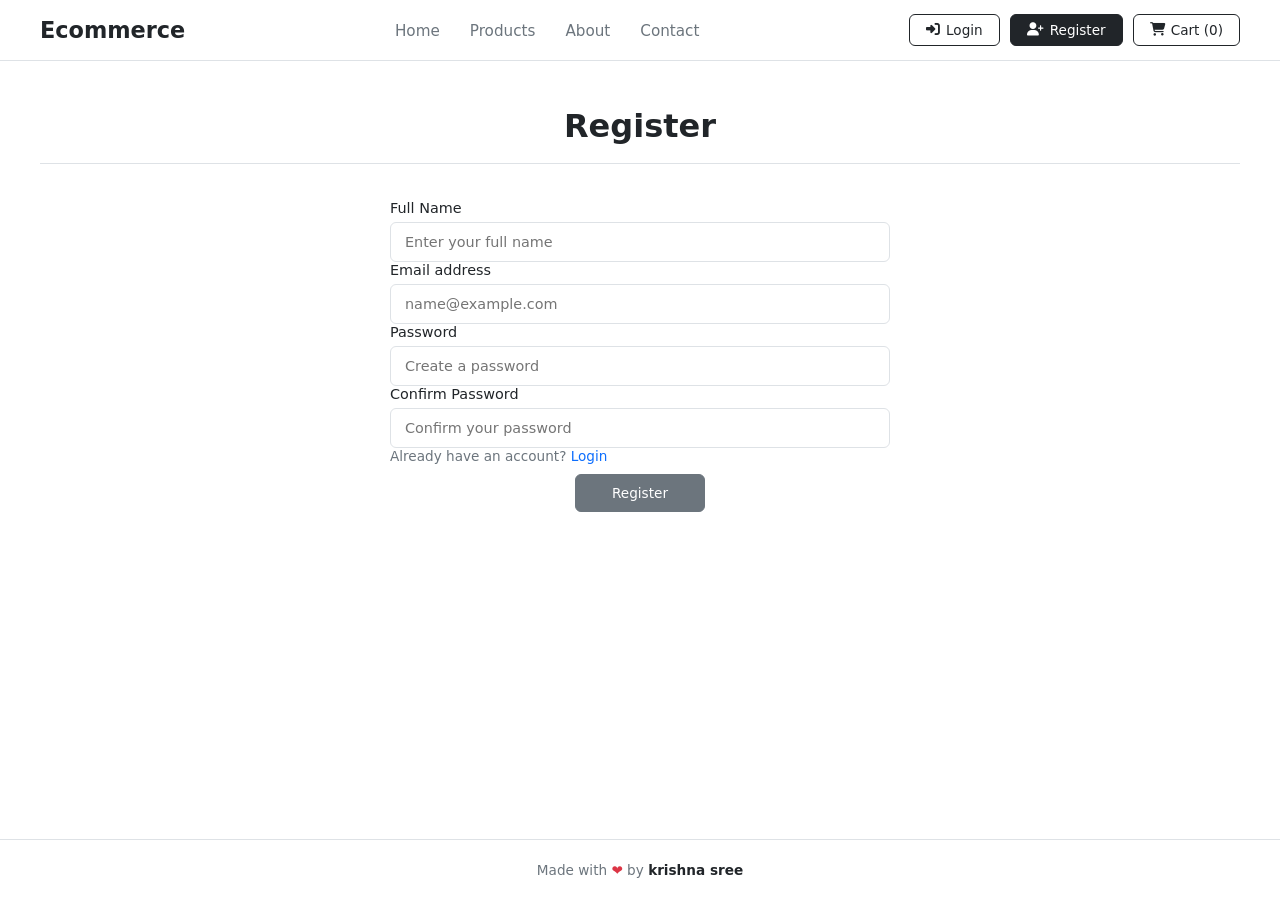
<file: register.html>
<!DOCTYPE html>
<html lang="en">

<head>
  <meta charset="UTF-8" />
  <meta name="viewport" content="width=device-width, initial-scale=1.0" />
  <title>Ecommerce - Register</title>
  <link href="https://cdnjs.cloudflare.com/ajax/libs/font-awesome/6.5.0/css/all.min.css" rel="stylesheet" />
  <link href="css/style.css" rel="stylesheet" />
  <link href="css/auth.css" rel="stylesheet" />
</head>

<body>

  <nav>
    <a class="nav-brand" href="index.html">Ecommerce</a>
    <ul class="nav-links">
      <li><a href="index.html">Home</a></li>
      <li><a href="products.html">Products</a></li>
      <li><a href="about.html">About</a></li>
      <li><a href="contact.html">Contact</a></li>
    </ul>
    <div class="nav-actions">
      <a href="login.html" class="btn btn-outline"><i class="fa fa-sign-in-alt"></i> Login</a>
      <a href="register.html" class="btn btn-solid"><i class="fa fa-user-plus"></i> Register</a>
      <a href="cart.html" class="btn btn-outline"><i class="fa fa-shopping-cart"></i> Cart (0)</a>
    </div>
  </nav>

  <main>
    <div class="auth-section">

      <h1>Register</h1>
      <hr />

      <div class="form-wrap">
        <form action="login.html" method="get">

          <div class="form-group">
            <label for="name">Full Name</label>
            <input type="text" id="name" name="name" placeholder="Enter your full name" required />
          </div>

          <div class="form-group">
            <label for="email">Email address</label>
            <input type="email" id="email" name="email" placeholder="name@example.com" required />
          </div>

          <div class="form-group">
            <label for="password">Password</label>
            <input type="password" id="password" name="password" placeholder="Create a password" required
              minlength="6" />
          </div>

          <div class="form-group">
            <label for="confirm">Confirm Password</label>
            <input type="password" id="confirm" name="confirm" placeholder="Confirm your password" required
              minlength="6" />
          </div>

          <div class="auth-link">
            Already have an account? <a href="login.html">Login</a>
          </div>

          <div class="form-submit">
            <button type="submit" class="btn btn-grey" style="padding: 10px 36px;">Register</button>
          </div>

        </form>
      </div>

    </div>
  </main>

  <footer>
    Made with <span style="color:#dc3545;">&#10084;</span> by <a href="#">krishna sree</a>
  </footer>

</body>

</html>
</file>
<file: css/style.css>
*, *::before, *::after {
  box-sizing: border-box;
  margin: 0;
  padding: 0;
}

:root {
  --dark: #212529;
  --mid: #6c757d;
  --light: #f8f9fa;
  --border: #dee2e6;
  --white: #ffffff;
  --danger: #dc3545;
  --blue: #0d6efd;
}

body {
  font-family: 'Segoe UI', system-ui, sans-serif;
  color: var(--dark);
  background: var(--white);
  min-height: 100vh;
  display: flex;
  flex-direction: column;
}

main {
  flex: 1;
}

nav {
  display: flex;
  align-items: center;
  justify-content: space-between;
  padding: 14px 40px;
  border-bottom: 1px solid var(--border);
  background: var(--white);
  position: sticky;
  top: 0;
  z-index: 100;
}

.nav-brand {
  font-size: 1.4rem;
  font-weight: 700;
  color: var(--dark);
  text-decoration: none;
}

.nav-links {
  display: flex;
  gap: 30px;
  list-style: none;
}

.nav-links a {
  text-decoration: none;
  color: var(--mid);
  font-size: 0.95rem;
  transition: color 0.2s;
}

.nav-links a:hover {
  color: var(--dark);
}

.nav-links a.active {
  color: var(--dark);
  font-weight: 600;
}

.nav-actions {
  display: flex;
  gap: 10px;
}

.btn {
  padding: 7px 16px;
  border-radius: 6px;
  font-size: 0.85rem;
  cursor: pointer;
  text-decoration: none;
  display: inline-flex;
  align-items: center;
  gap: 6px;
  transition: background 0.2s, color 0.2s, border-color 0.2s;
  font-family: inherit;
  border: 1.5px solid transparent;
  white-space: nowrap;
}

.btn-outline {
  border-color: var(--dark);
  background: transparent;
  color: var(--dark);
}

.btn-outline:hover,
.btn-solid {
  background: var(--dark);
  color: var(--white);
  border-color: var(--dark);
}

.btn-solid:hover {
  opacity: 0.82;
}

.btn-grey {
  background: var(--mid);
  color: var(--white);
  border-color: var(--mid);
}

.btn-grey:hover {
  background: #5a6268;
  border-color: #5a6268;
}

footer {
  border-top: 1px solid var(--border);
  padding: 22px;
  text-align: center;
  font-size: 0.85rem;
  color: var(--mid);
  margin-top: auto;
}

footer a {
  color: var(--dark);
  font-weight: 600;
  text-decoration: none;
}

footer a:hover {
  text-decoration: underline;
}

@media (max-width: 768px) {
  nav {
    padding: 12px 18px;
    flex-wrap: wrap;
    gap: 10px;
  }

  .nav-links {
    display: none;
  }

  .nav-actions {
    flex-wrap: wrap;
  }
}
</file>
<file: css/home.css>
.hero {
  position: relative;
  height: 530px;
  overflow: hidden;
}

.hero img {
  width: 100%;
  height: 100%;
  object-fit: cover;
  object-position: center;

}

.hero-text {
  position: absolute;
  bottom: 80px;
  left: 60px;
  color: var(--white);
}

.hero-text h1 {
  font-size: 2.4rem;
  font-weight: 400;
  margin-bottom: 12px;
  letter-spacing: 0.4px;
}

.hero-text p {
  font-size: 0.95rem;
  max-width: 620px;
  line-height: 1.65;
  opacity: 0.9;
}

.latest-section {
  padding: 50px 40px 60px;
}

.section-heading {
  font-size: 1.8rem;
  font-weight: 700;
  text-align: center;
  margin-bottom: 28px;
}

input[type="radio"].filter-radio {
  display: none;
}

.filter-tabs {
  display: flex;
  justify-content: center;
  flex-wrap: wrap;
  gap: 10px;
  margin-bottom: 34px;
}

.filter-tabs label {
  padding: 6px 20px;
  border: 1.5px solid var(--border);
  border-radius: 20px;
  font-size: 0.85rem;
  cursor: pointer;
  color: var(--dark);
  user-select: none;
  transition: all 0.2s;
}

.filter-tabs label:hover {
  background: var(--dark);
  color: var(--white);
  border-color: var(--dark);
}

#h-all:checked~.filter-tabs label[for="h-all"],
#h-mens:checked~.filter-tabs label[for="h-mens"],
#h-womens:checked~.filter-tabs label[for="h-womens"],
#h-jewelery:checked~.filter-tabs label[for="h-jewelery"],
#h-electronics:checked~.filter-tabs label[for="h-electronics"] {
  background: var(--dark);
  color: var(--white);
  border-color: var(--dark);
}

#h-mens:checked~.grid .card-wrap:not([data-cat="mens"]) {
  display: none;
}

#h-womens:checked~.grid .card-wrap:not([data-cat="womens"]) {
  display: none;
}

#h-jewelery:checked~.grid .card-wrap:not([data-cat="jewelery"]) {
  display: none;
}

#h-electronics:checked~.grid .card-wrap:not([data-cat="electronics"]) {
  display: none;
}

.grid {
  display: grid;
  grid-template-columns: repeat(3, 1fr);
  gap: 24px;
}

.product-card {
  border: 1px solid var(--border);
  border-radius: 8px;
  overflow: hidden;
  display: flex;
  flex-direction: column;
  background: var(--white);
  transition: box-shadow 0.22s;
}

.product-card:hover {
  box-shadow: 0 4px 18px rgba(0, 0, 0, 0.1);
}

.product-card .img-wrap {
  height: 240px;
  display: flex;
  align-items: center;
  justify-content: center;
  padding: 18px;
}

.product-card .img-wrap img {
  max-height: 100%;
  max-width: 100%;
  object-fit: contain;
}

.product-card .card-body {
  border-top: 1px solid var(--border);
  padding: 14px 16px;
  text-align: center;
  flex: 1;
  display: flex;
  flex-direction: column;
  gap: 8px;
}

.product-card .card-title {
  font-size: 0.95rem;
  font-weight: 600;
  white-space: nowrap;
  overflow: hidden;
  text-overflow: ellipsis;
}

.product-card .card-desc {
  font-size: 0.78rem;
  color: var(--mid);
  display: -webkit-box;
  -webkit-line-clamp: 2;
  -webkit-box-orient: vertical;
  overflow: hidden;
  line-height: 1.5;
}

.product-card .card-price {
  font-size: 1rem;
  border-top: 1px solid var(--border);
  border-bottom: 1px solid var(--border);
  padding: 9px 0;
}

.product-card .card-actions {
  display: flex;
  gap: 10px;
  justify-content: center;
  padding-bottom: 4px;
}

@media (max-width: 992px) {
  .grid {
    grid-template-columns: repeat(2, 1fr);
  }
}

@media (max-width: 600px) {
  .hero {
    height: 340px;
  }

  .hero-text {
    left: 22px;
    bottom: 36px;
  }

  .hero-text h1 {
    font-size: 1.5rem;
  }

  .latest-section {
    padding: 32px 16px 48px;
  }

  .grid {
    grid-template-columns: 1fr;
  }
}
</file>
<file: css/cart.css>
.cart-section {
  padding: 46px 40px 60px;
}

.cart-section h1 {
  font-size: 2rem;
  font-weight: 700;
  text-align: center;
  margin-bottom: 18px;
}

.cart-section hr {
  border: none;
  border-top: 1px solid var(--border);
  margin-bottom: 36px;
}

.cart-layout {
  display: grid;
  grid-template-columns: 1fr 320px;
  gap: 28px;
  max-width: 1200px;
  margin: 0 auto;
  align-items: start;
}

.cart-box {
  border: 1px solid var(--border);
  border-radius: 8px;
  overflow: hidden;
}

.cart-box-header {
  background: var(--light);
  padding: 13px 20px;
  font-weight: 600;
  font-size: 0.95rem;
  border-bottom: 1px solid var(--border);
}

.cart-item {
  display: flex;
  align-items: center;
  gap: 18px;
  padding: 18px 20px;
  border-top: 1px solid var(--border);
}

.cart-item img {
  width: 80px;
  height: 80px;
  object-fit: contain;
  flex-shrink: 0;
}

.cart-item-info {
  flex: 1;
}

.cart-item-info h5 {
  font-size: 0.9rem;
  font-weight: 600;
  margin-bottom: 10px;
  line-height: 1.4;
}

.qty-row {
  display: flex;
  align-items: center;
  gap: 14px;
  margin-bottom: 6px;
}

.qty-btn {
  background: none;
  border: none;
  font-size: 1.3rem;
  cursor: pointer;
  color: var(--dark);
  padding: 0 4px;
  line-height: 1;
  font-family: inherit;
  transition: opacity 0.2s;
}

.qty-btn:hover {
  opacity: 0.9;
}

.qty-num {
  font-size: 0.95rem;
  font-weight: 600;
  min-width: 20px;
  text-align: center;
}

.item-sub {
  font-size: 0.84rem;
  color: var(--mid);
}

.remove-btn {
  background: none;
  border: none;
  color: var(--danger);
  font-size: 0.8rem;
  cursor: pointer;
  padding: 0;
  font-family: inherit;
  display: block;
  margin-top: 5px;
}

.remove-btn:hover {
  text-decoration: underline;
}

.empty-cart {
  padding: 60px 20px;
  text-align: center;
  color: var(--mid);
}

.empty-cart i {
  font-size: 2.5rem;
  display: block;
  margin-bottom: 14px;
}

.summary-box {
  border: 1px solid var(--border);
  border-radius: 8px;
  padding: 24px;
  position: sticky;
  top: 80px;
}

.summary-box h3 {
  font-size: 1.1rem;
  font-weight: 700;
  margin-bottom: 20px;
}

.summary-row {
  display: flex;
  justify-content: space-between;
  font-size: 0.9rem;
  margin-bottom: 12px;
}

.summary-row.total {
  font-weight: 700;
  font-size: 1rem;
  border-top: 1px solid var(--border);
  padding-top: 12px;
  margin-top: 4px;
}

.checkout-btn {
  display: block;
  width: 100%;
  padding: 13px;
  background: var(--dark);
  color: var(--white);
  border: none;
  border-radius: 6px;
  font-size: 0.95rem;
  cursor: pointer;
  margin-top: 20px;
  font-family: inherit;
  transition: opacity 0.2s;
}

.checkout-btn:hover {
  opacity: 0.85;
}

@media (max-width: 900px) {
  .cart-section {
    padding: 28px 18px 50px;
  }

  .cart-layout {
    grid-template-columns: 1fr;
  }
}
</file>
<file: css/contact.css>
.contact-section {
  padding: 46px 40px 60px;
}

.contact-section h1 {
  font-size: 2rem;
  font-weight: 700;
  text-align: center;
  margin-bottom: 18px;
}

.contact-section hr {
  border: none;
  border-top: 1px solid var(--border);
  margin-bottom: 36px;
}

.form-wrap {
  max-width: 500px;
  margin: 0 auto;
  display: flex;
  flex-direction: column;
  gap: 20px;
}

.form-group {
  display: flex;
  flex-direction: column;
  gap: 6px;
}

.form-group label {
  font-size: 0.9rem;
  font-weight: 500;
}

.form-group input,
.form-group textarea {
  padding: 11px 14px;
  border: 1px solid var(--border);
  border-radius: 6px;
  font-size: 0.9rem;
  font-family: inherit;
  outline: none;
  transition: border-color 0.2s, box-shadow 0.2s;
  width: 100%;
}

.form-group input:focus,
.form-group textarea:focus {
  border-color: #86b7fe;
  box-shadow: 0 0 0 3px rgba(13, 110, 253, 0.15);
}

.form-group textarea {
  min-height: 110px;
  resize: vertical;
}

.form-submit {
  text-align: center;
  margin-top: 25px;
}

@media (max-width: 768px) {
  .contact-section {
    padding: 28px 18px 50px;
  }
}
</file>
<file: css/auth.css>
.auth-section {
  padding: 46px 40px 60px;
}

.auth-section h1 {
  font-size: 2rem;
  font-weight: 700;
  text-align: center;
  margin-bottom: 18px;
}

.auth-section hr {
  border: none;
  border-top: 1px solid var(--border);
  margin-bottom: 36px;
}

.form-wrap {
  max-width: 500px;
  margin: 0 auto;
  display: flex;
  flex-direction: column;
  gap: 20px;
}

.form-group {
  display: flex;
  flex-direction: column;
  gap: 6px;
}

.form-group label {
  font-size: 0.9rem;
  font-weight: 500;
}

.form-group input {
  padding: 11px 14px;
  border: 1px solid var(--border);
  border-radius: 6px;
  font-size: 0.9rem;
  font-family: inherit;
  outline: none;
  transition: border-color 0.2s, box-shadow 0.2s;
  width: 100%;
}

.form-group input:focus {
  border-color: #86b7fe;
  box-shadow: 0 0 0 3px rgba(57, 175, 168, 0.15);
}

.auth-link {
  font-size: 0.85rem;
  color: var(--mid);
  margin-top: px;

}

.auth-link a {
  color: var(--blue);
  text-decoration: none;
}

.auth-link a:hover {
  text-decoration: underline;
}

.form-submit {
  text-align: center;
  margin-top: 10px;
}

@media (max-width: 768px) {
  .auth-section {
    padding: 28px 18px 50px;
  }
}
</file>
<file: css/product-detail.css>
.detail-section {
  padding: 44px 40px 60px;
}

.detail-back {
  display: inline-flex;
  align-items: center;
  gap: 7px;
  color: var(--blue);
  text-decoration: none;
  font-size: 0.9rem;
  margin-bottom: 32px;
}

.detail-back:hover {
  text-decoration: underline;
}

.detail-layout {
  display: grid;
  grid-template-columns: 1fr 1fr;
  gap: 60px;
  align-items: start;
}

.detail-img-wrap {
  height: 420px;
  border: 1px solid var(--border);
  border-radius: 10px;
  display: flex;
  align-items: center;
  justify-content: center;
  padding: 30px;
}

.detail-img-wrap img {
  max-height: 100%;
  max-width: 100%;
  object-fit: contain;
}

.detail-info {
  display: flex;
  flex-direction: column;
  gap: 14px;
}

.detail-cat {
  font-size: 0.78rem;
  text-transform: uppercase;
  letter-spacing: 1.2px;
  color: var(--mid);
}

.detail-title {
  font-size: 1.45rem;
  font-weight: 600;
  line-height: 1.4;
}

.detail-rating {
  font-size: 0.85rem;
  color: var(--mid);
  display: flex;
  align-items: center;
  gap: 7px;
}

.stars {
  color: #f5a623;
}

.detail-price {
  font-size: 2rem;
  font-weight: 700;
}

.detail-desc {
  font-size: 0.9rem;
  line-height: 1.8;
  color: #444;
}

@media (max-width: 768px) {
  .detail-section {
    padding: 28px 18px 50px;
  }

  .detail-layout {
    grid-template-columns: 1fr;
    gap: 28px;
  }

  .detail-img-wrap {
    height: 280px;
  }
}
</file>
<file: css/products.css>
.products-section {
  padding: 46px 40px 60px;
}

.section-heading {
  font-size: 1.8rem;
  font-weight: 700;
  text-align: center;
  margin-bottom: 28px;
}

input[type="radio"].filter-radio {
  display: none;
}

.filter-tabs {
  display: flex;
  justify-content: center;
  flex-wrap: wrap;
  gap: 10px;
  margin-bottom: 34px;
}

.filter-tabs label {
  padding: 6px 20px;
  border: 1.5px solid var(--border);
  border-radius: 20px;
  font-size: 0.85rem;
  cursor: pointer;
  color: var(--dark);
  user-select: none;
  transition: all 0.2s;
}

.filter-tabs label:hover {
  background: var(--dark);
  color: var(--white);
  border-color: var(--dark);
}

#p-all:checked ~ .filter-tabs label[for="p-all"],
#p-mens:checked ~ .filter-tabs label[for="p-mens"],
#p-womens:checked ~ .filter-tabs label[for="p-womens"],
#p-jewelery:checked ~ .filter-tabs label[for="p-jewelery"],
#p-electronics:checked ~ .filter-tabs label[for="p-electronics"] {
  background: var(--dark);
  color: var(--white);
  border-color: var(--dark);
}

#p-mens:checked ~ .grid .card-wrap:not([data-cat="mens"]) { display: none; }
#p-womens:checked ~ .grid .card-wrap:not([data-cat="womens"]) { display: none; }
#p-jewelery:checked ~ .grid .card-wrap:not([data-cat="jewelery"]) { display: none; }
#p-electronics:checked ~ .grid .card-wrap:not([data-cat="electronics"]) { display: none; }

.grid {
  display: grid;
  grid-template-columns: repeat(3, 1fr);
  gap: 24px;
}

.product-card {
  border: 1px solid var(--border);
  border-radius: 8px;
  overflow: hidden;
  display: flex;
  flex-direction: column;
  background: var(--white);
  transition: box-shadow 0.22s;
  height: 100%;
}

.product-card:hover {
  box-shadow: 0 4px 18px rgba(0,0,0,0.1);
}

.product-card .img-wrap {
  height: 240px;
  display: flex;
  align-items: center;
  justify-content: center;
  padding: 18px;
}

.product-card .img-wrap img {
  max-height: 100%;
  max-width: 100%;
  object-fit: contain;
}

.product-card .card-body {
  border-top: 1px solid var(--border);
  padding: 14px 16px;
  text-align: center;
  flex: 1;
  display: flex;
  flex-direction: column;
  gap: 8px;
}

.product-card .card-title {
  font-size: 0.95rem;
  font-weight: 600;
  white-space: nowrap;
  overflow: hidden;
  text-overflow: ellipsis;
}

.product-card .card-desc {
  font-size: 0.78rem;
  color: var(--mid);
  display: -webkit-box;
  -webkit-line-clamp: 2;
  -webkit-box-orient: vertical;
  overflow: hidden;
  line-height: 1.5;
}

.product-card .card-price {
  font-size: 1rem;
  border-top: 1px solid var(--border);
  border-bottom: 1px solid var(--border);
  padding: 9px 0;
}

.product-card .card-actions {
  display: flex;
  gap: 10px;
  justify-content: center;
  padding-bottom: 4px;
}

@media (max-width: 992px) {
  .grid {
    grid-template-columns: repeat(2, 1fr);
  }
}

@media (max-width: 600px) {
  .products-section {
    padding: 28px 16px 44px;
  }

  .grid {
    grid-template-columns: 1fr;
  }
}
</file>
